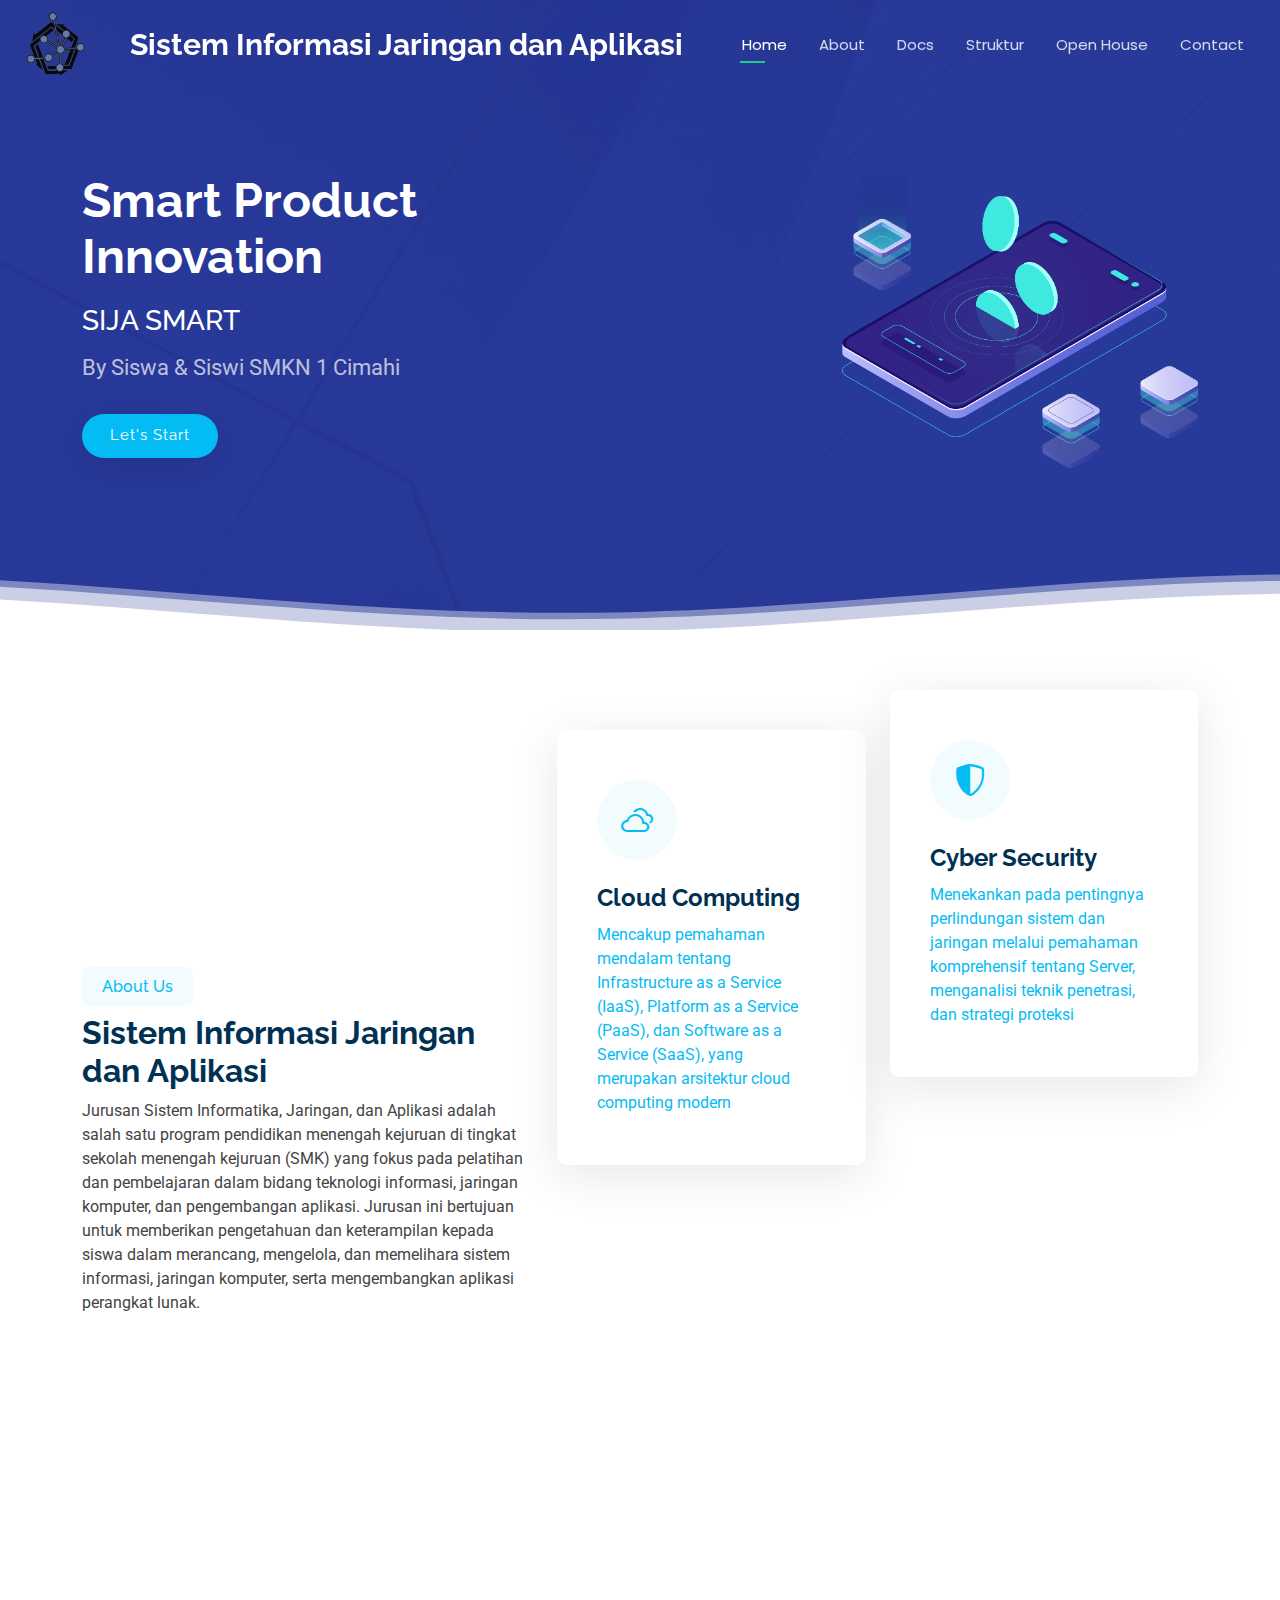
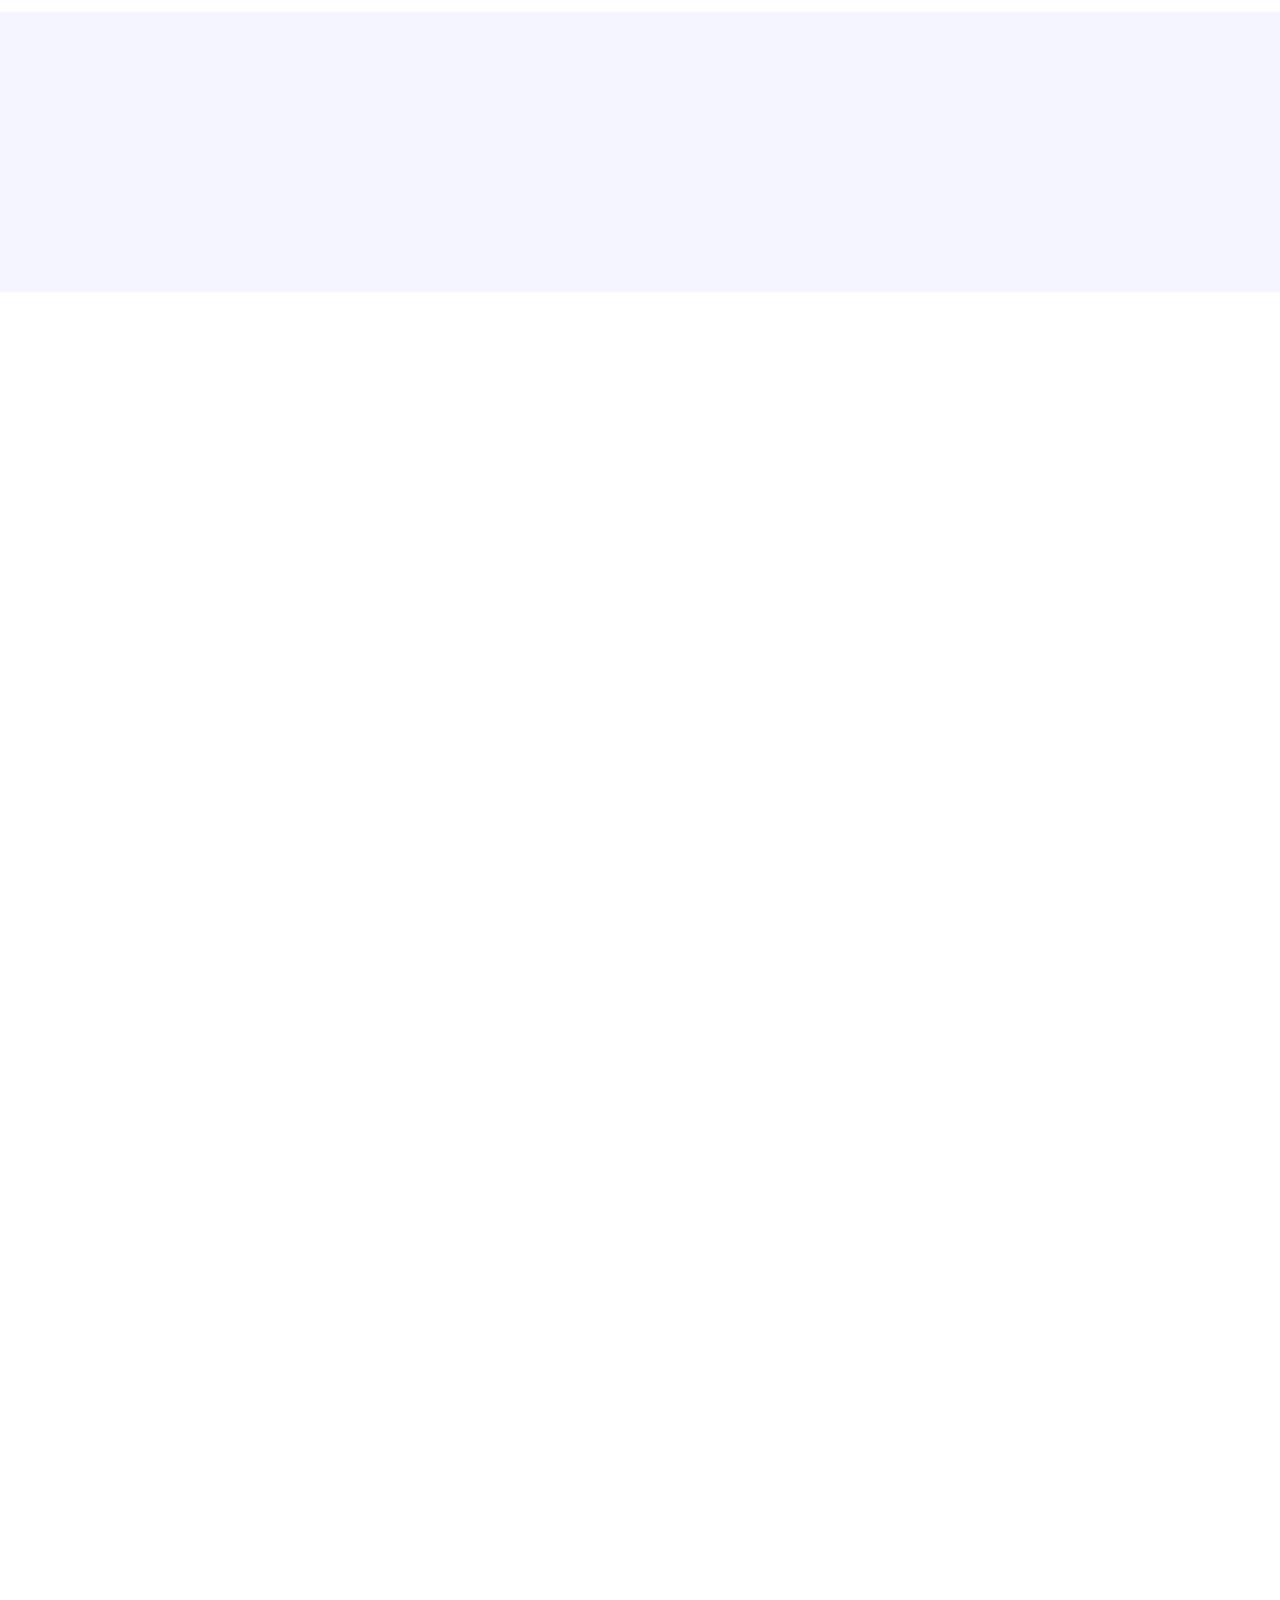
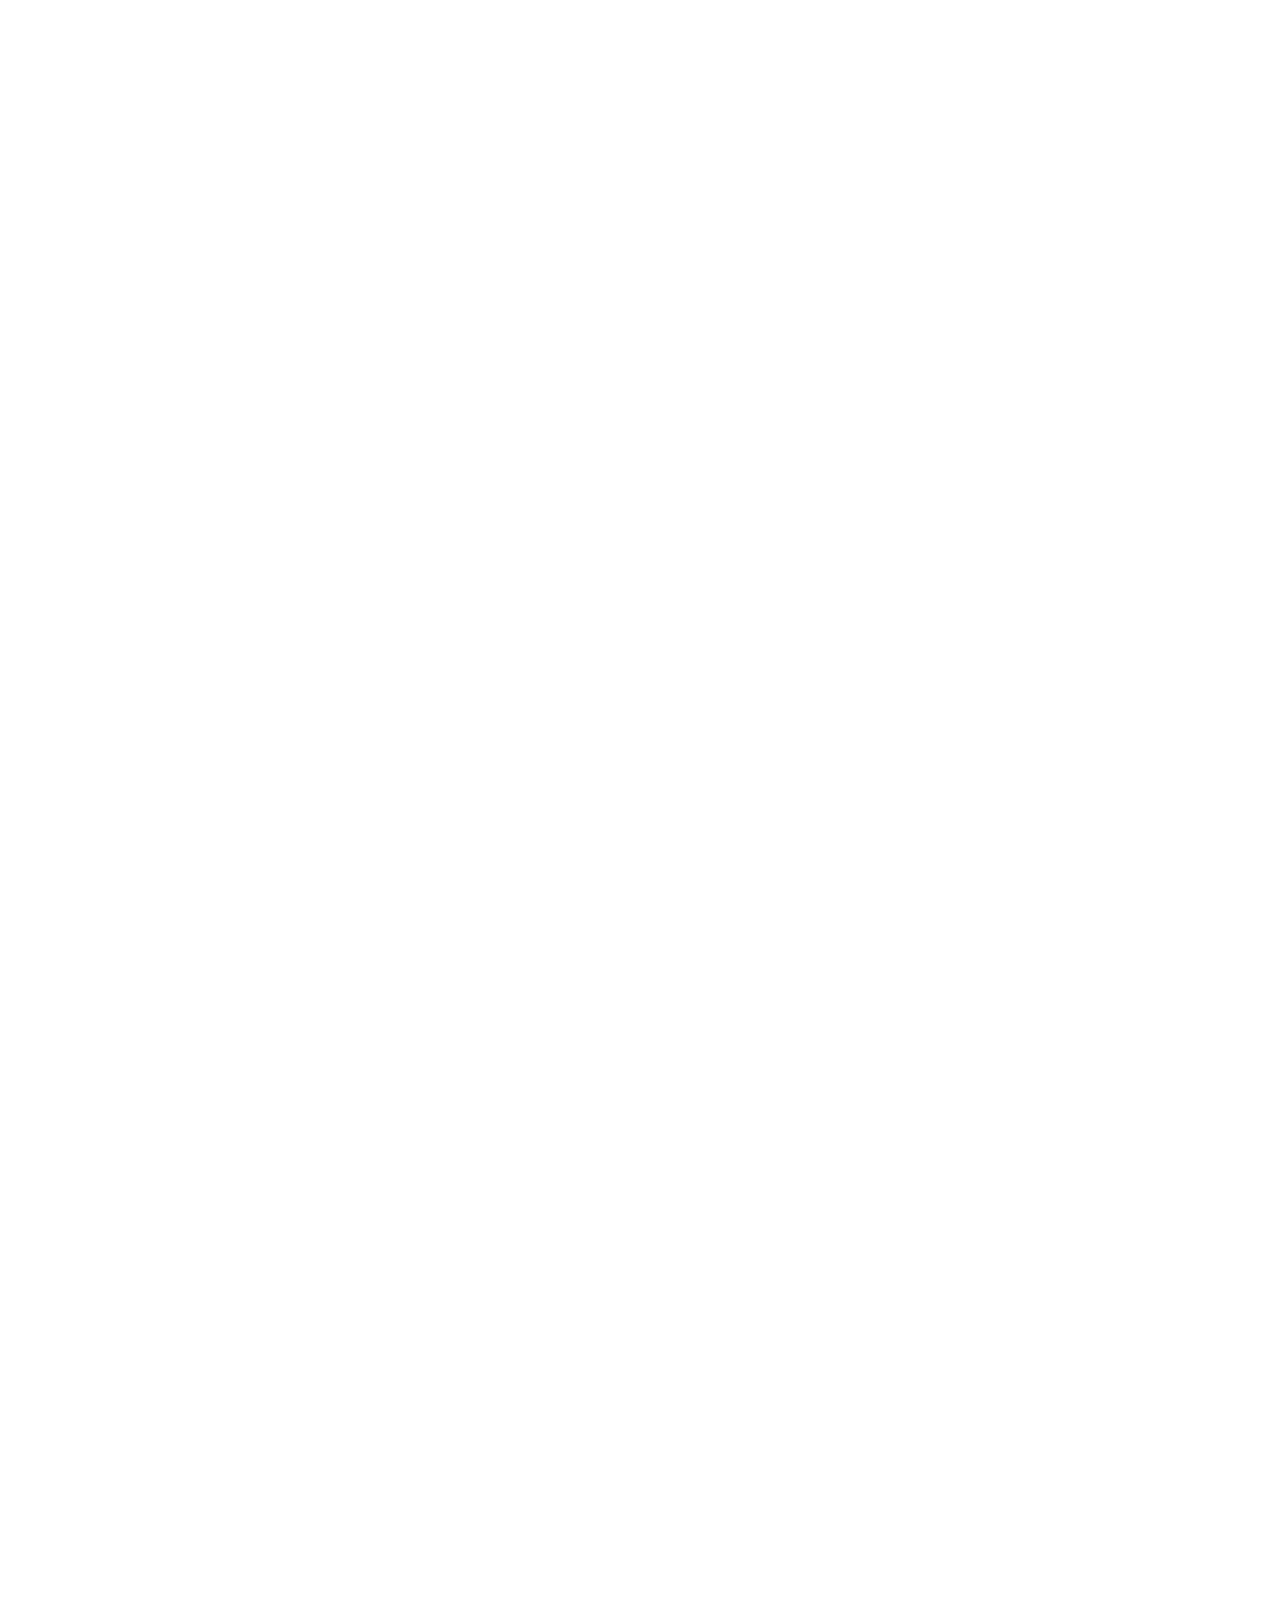
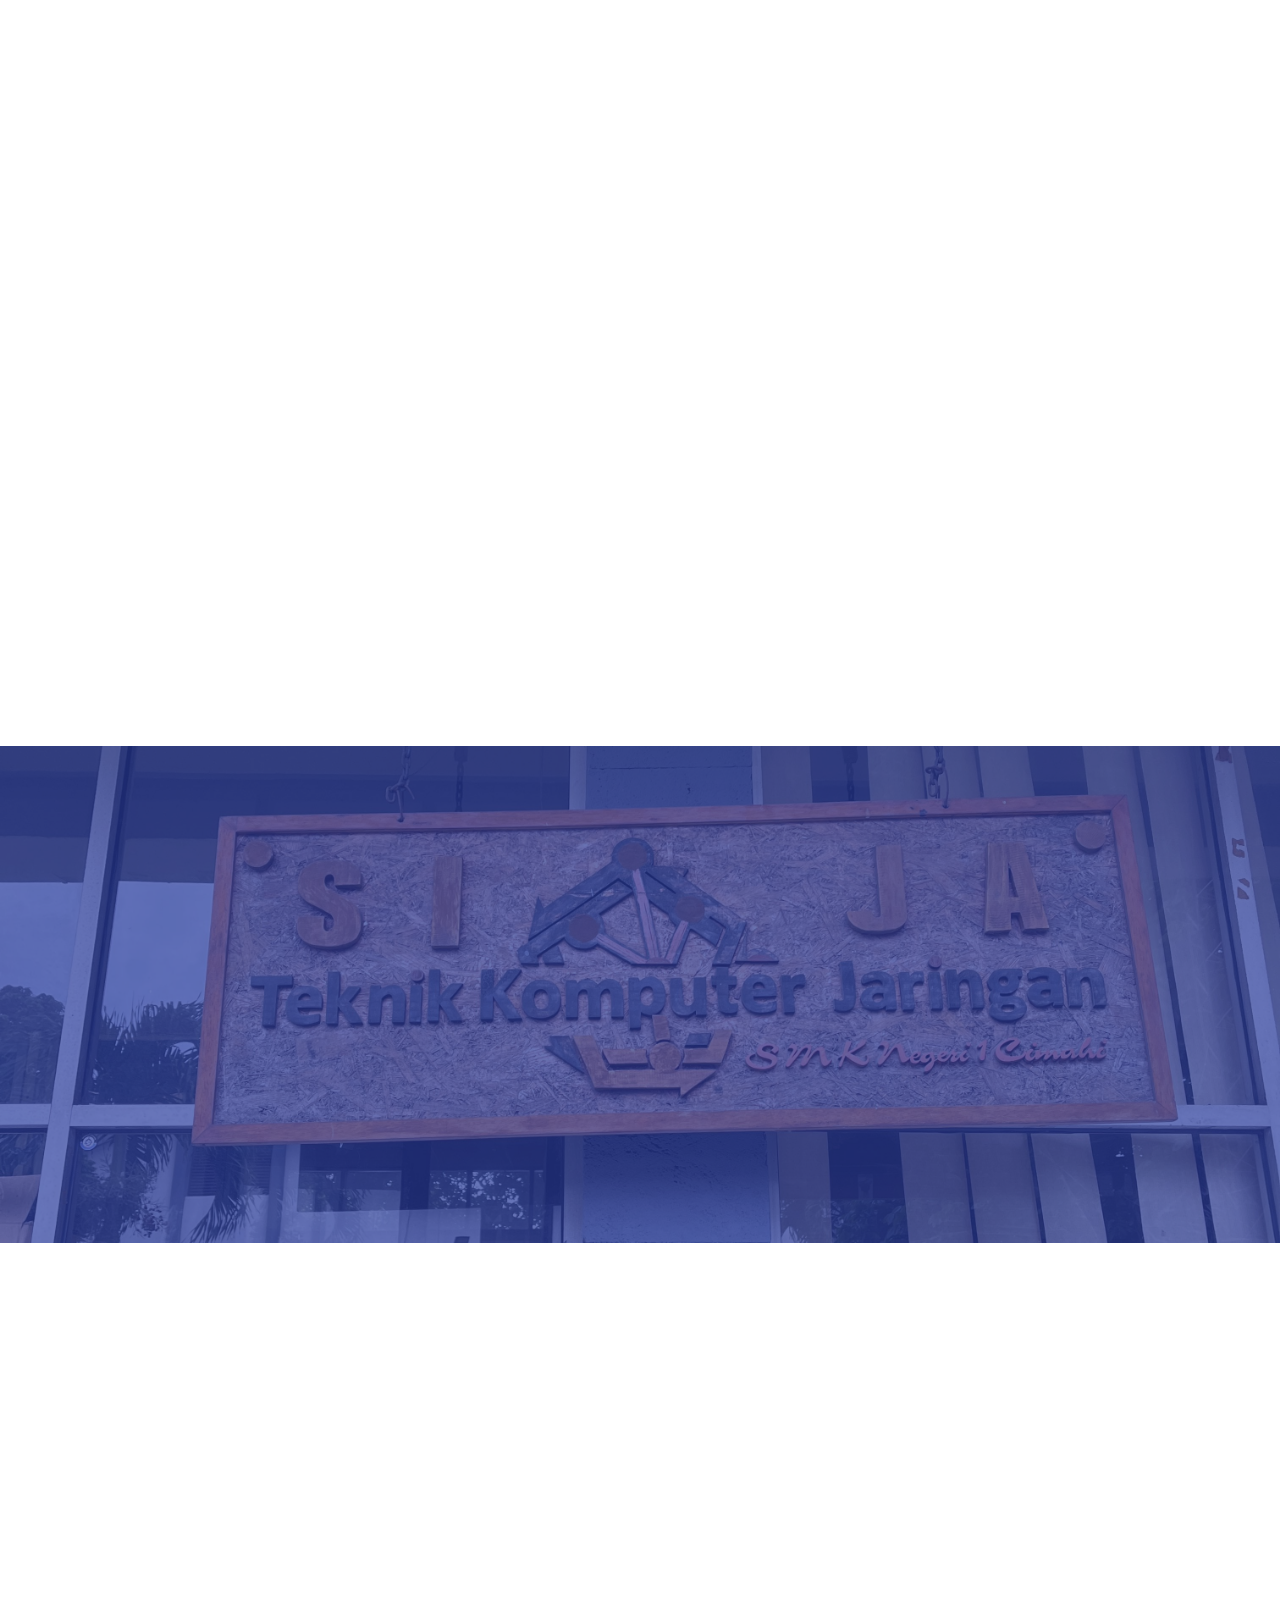
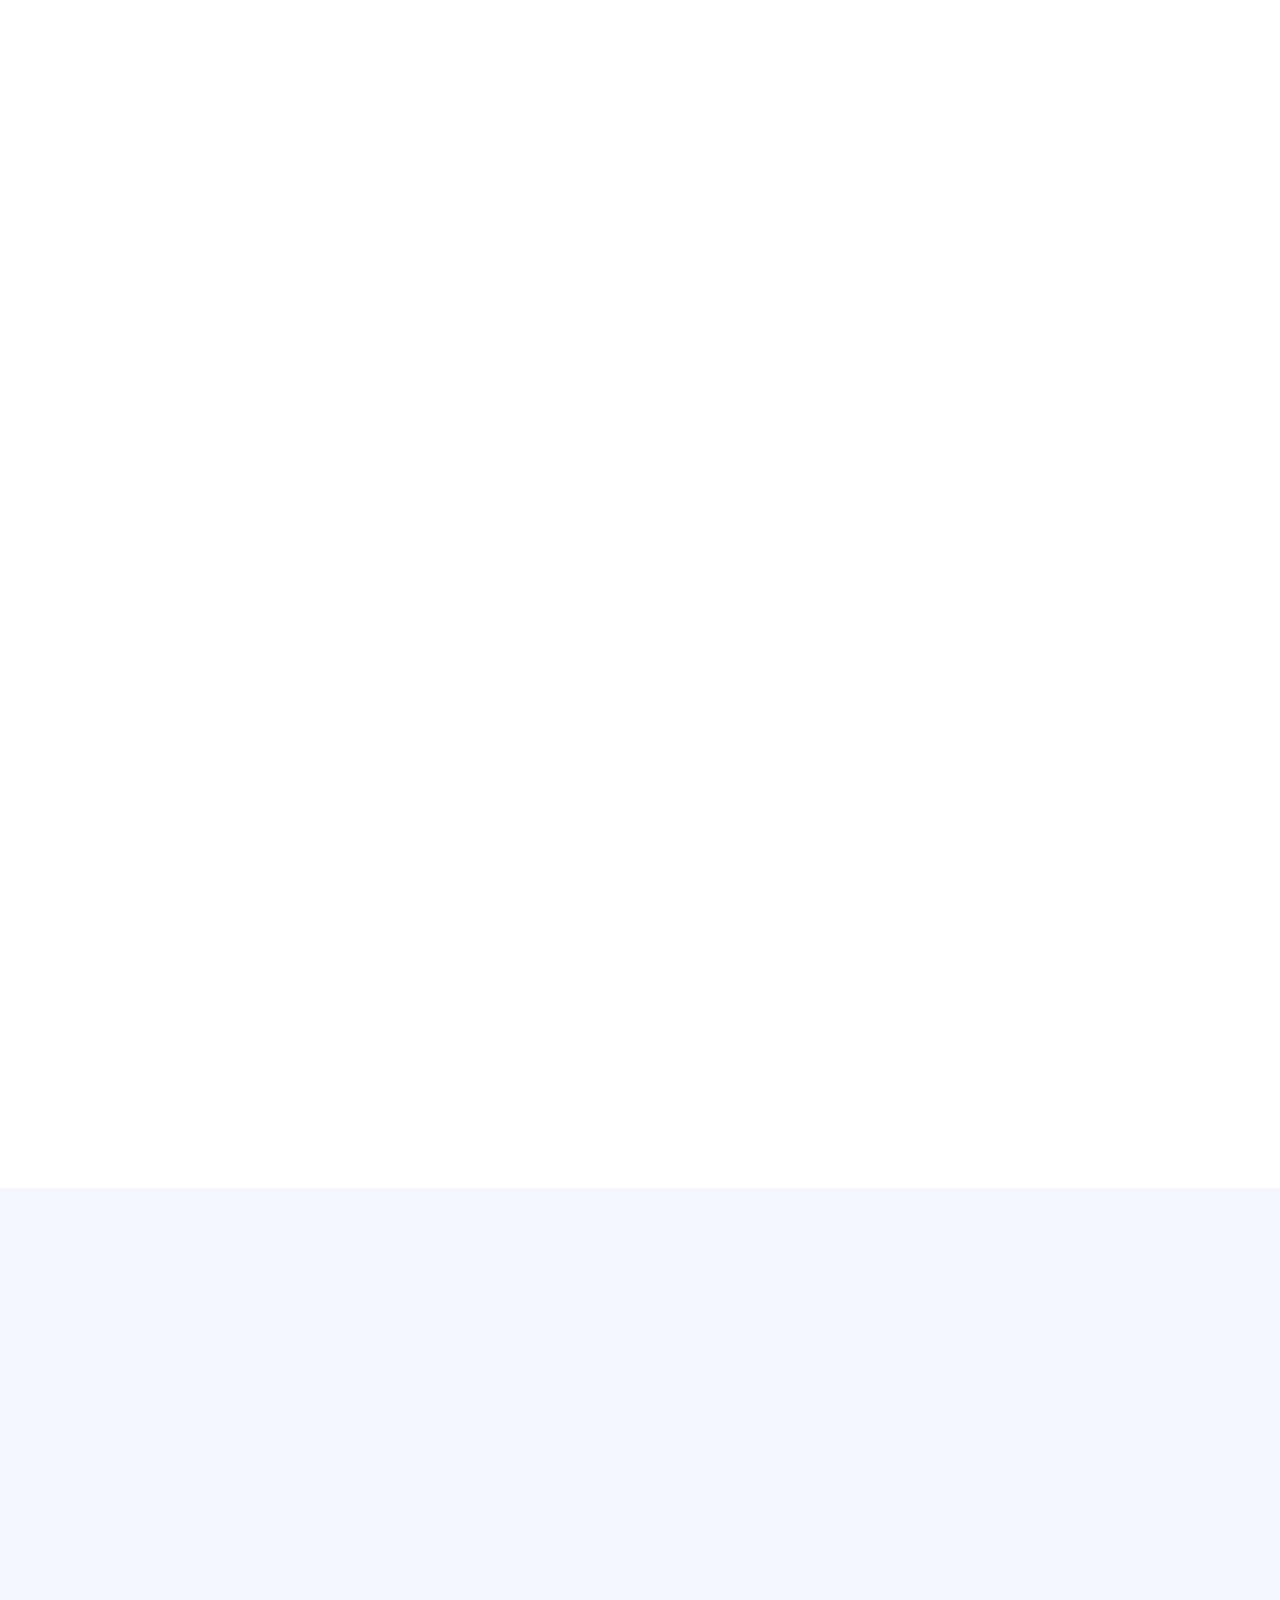
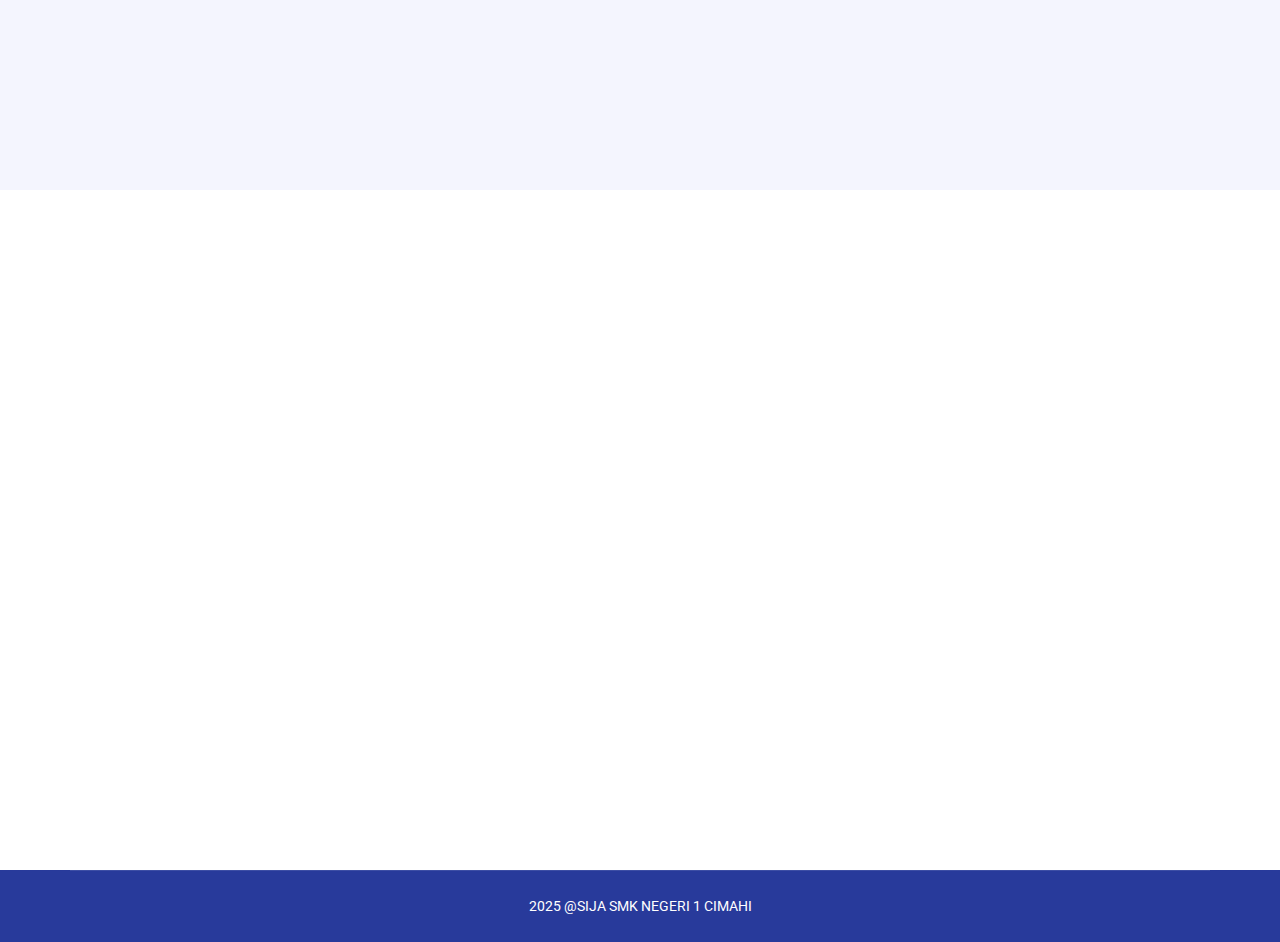
<file: index.html>
<!DOCTYPE html>
<html lang="en">

<head>
  <meta charset="utf-8">
  <meta content="width=device-width, initial-scale=1.0" name="viewport">
  <title>SIJA</title>
  <meta name="description" content="">
  <meta name="keywords" content="">

  <!-- Favicons -->
  <link href="assets/img/logosija.png" rel="icon">
  <link href="assets/img/apple-touch-icon.png" rel="apple-touch-icon">

  <!-- Fonts -->
  <link href="https://fonts.googleapis.com" rel="preconnect">
  <link href="https://fonts.gstatic.com" rel="preconnect" crossorigin>
  <link
    href="https://fonts.googleapis.com/css2?family=Roboto:ital,wght@0,100;0,300;0,400;0,500;0,700;0,900;1,100;1,300;1,400;1,500;1,700;1,900&family=Poppins:ital,wght@0,100;0,200;0,300;0,400;0,500;0,600;0,700;0,800;0,900;1,100;1,200;1,300;1,400;1,500;1,600;1,700;1,800;1,900&family=Raleway:ital,wght@0,100;0,200;0,300;0,400;0,500;0,600;0,700;0,800;0,900;1,100;1,200;1,300;1,400;1,500;1,600;1,700;1,800;1,900&display=swap"
    rel="stylesheet">

  <!-- Vendor CSS Files -->
  <link href="assets/vendor/bootstrap/css/bootstrap.min.css" rel="stylesheet">
  <link href="assets/vendor/bootstrap-icons/bootstrap-icons.css" rel="stylesheet">
  <link href="assets/vendor/aos/aos.css" rel="stylesheet">
  <link href="assets/vendor/glightbox/css/glightbox.min.css" rel="stylesheet">
  <link href="assets/vendor/swiper/swiper-bundle.min.css" rel="stylesheet">

  <!-- Main CSS File -->
  <link href="assets/css/main.css" rel="stylesheet">


</head>

<body class="index-page">

  <header id="header" class="header d-flex align-items-center fixed-top">
    <img src="assets/img/logosija.png" alt="LogoSija" style=" width: 5rem; margin-left: 15px;" />
    <div class="container-fluid container-xl position-relative d-flex align-items-center justify-content-between">

      <a href="index.html" class="logo d-flex align-items-center">
        <!-- Uncomment the line below if you also wish to use an image logo -->
        <!-- <img src="assets/img/logo.png" alt=""> -->
        

        <h1 class="sitename fw-bold d-flex align-items-center gap-1">
        
          <!-- Teks singkat untuk mobile -->
          <span class="d-block d-lg-none">SIJA</span>
        
          <!-- Teks lengkap untuk layar besar -->
          <span class="d-none d-lg-block">Sistem Informasi Jaringan dan Aplikasi</span>
        </h1>
        
      </a>

      <nav id="navmenu" class="navmenu">
        <ul>
          <li><a href="#hero" class="active">Home</a></li>
          <li><a href="#about">About</a></li>
          <li><a href="#gallery">Docs</a></li>
          <li><a href="#team">Struktur</a></li>
          <li><a href="https://drive.google.com/drive/folders/1E8ojWRqSx9OUD68dfLvxF58PcBcD2ksF">Open House</a></li>
          <!-- <li class="dropdown"><a><span>Other</span> <i class="bi bi-chevron-down toggle-dropdown"></i></a>
            <ul>
              <li><a href="https://drive.google.com/drive/folders/1E8ojWRqSx9OUD68dfLvxF58PcBcD2ksF">Documentation OH</a></li>
            </ul>
          </li> -->
          <li><a href="#contact">Contact</a></li>
        </ul>
        <i class="mobile-nav-toggle d-xl-none bi bi-list"></i>
      </nav>

    </div>
  </header>

  <main class="main">

    <!-- Hero Section -->
    <section id="hero" class="hero section dark-background">
      <img src="assets/img/bg_home.jpg" alt="" class="hero-bg">

      <div class="container">
        <div class="row gy-4 justify-content-between">
          <div class="col-lg-4 order-lg-last hero-img" data-aos="zoom-out" data-aos-delay="100">
            <img src="assets/img/slider-img.png" class="img-fluid animated" alt="">
          </div>

          <div class="col-lg-6  d-flex flex-column justify-content-center" data-aos="fade-in">
            <h1 style="color: white;">Smart Product Innovation</h1>
            <h3 class="font-roboto">SIJA SMART</h3>
            <p class="font-roboto">By Siswa & Siswi SMKN 1 Cimahi</p>
            <div class="d-flex">
              <a href="#about" class="btn-get-started">Let's Start</a>
            </div>
          </div>

        </div>
      </div>

      <svg class="hero-waves" xmlns="http://www.w3.org/2000/svg" xmlns:xlink="http://www.w3.org/1999/xlink"
        viewBox="0 24 150 28 " preserveAspectRatio="none">
        <defs>
          <path id="wave-path" d="M-160 44c30 0 58-18 88-18s 58 18 88 18 58-18 88-18 58 18 88 18 v44h-352z"></path>
        </defs>
        <g class="wave1">
          <use xlink:href="#wave-path" x="50" y="3"></use>
        </g>
        <g class="wave2">
          <use xlink:href="#wave-path" x="50" y="0"></use>
        </g>
        <g class="wave3">
          <use xlink:href="#wave-path" x="50" y="9"></use>
        </g>
      </svg>

    </section><!-- /Hero Section -->

    <!-- About Section -->
    <section id="about" class="about section">

      <div class="container" data-aos="fade-up" data-aos-delay="100">
        <div class="row align-items-xl-center gy-5">

          <div class="col-xl-5 content">
            <h3>About Us</h3>
            <h2>Sistem Informasi Jaringan dan Aplikasi</h2>
            <p>Jurusan Sistem Informatika, Jaringan, dan Aplikasi adalah salah satu program pendidikan menengah kejuruan
              di tingkat sekolah menengah kejuruan (SMK) yang fokus pada pelatihan dan pembelajaran dalam bidang
              teknologi informasi, jaringan komputer, dan pengembangan aplikasi. Jurusan ini bertujuan untuk memberikan
              pengetahuan dan keterampilan kepada siswa dalam merancang, mengelola, dan memelihara sistem informasi,
              jaringan komputer, serta mengembangkan aplikasi perangkat lunak.</p>
          </div>

          <div class="col-xl-7">
            <div class="row gy-4 icon-boxes">

              <div class="col-md-6" data-aos="fade-up" data-aos-delay="200">
                <a href="#cloud" class="stretched-link">
                <div class="icon-box">
                  <i class="bi bi-clouds"></i>
                  <h3>Cloud Computing</h3>
                  <p>Mencakup pemahaman mendalam tentang Infrastructure as a Service (IaaS), Platform as a Service
                    (PaaS), dan Software as a Service (SaaS), yang merupakan arsitektur cloud computing modern</p>
                </div>
                </a>
              </div> <!-- End Icon Box -->

              <div class="col-md-6" data-aos="fade-up" data-aos-delay="300">
                <a href="#cyber" class="stretched-link"> <!-- tambah class stretched-link agar seluruh area bisa diklik -->
                  <div class="icon-box">
                    <i class="bi bi-shield-shaded"></i>
                    <h3>Cyber Security</h3>
                    <p>Menekankan pada pentingnya perlindungan sistem dan jaringan melalui pemahaman komprehensif tentang
                      Server, menganalisi teknik penetrasi, dan strategi proteksi</p>
                  </div>
                </a>
              </div>

              <div class="col-md-6" data-aos="fade-up" data-aos-delay="400">
                <a href="#pkk" class="stretched-link">

                  <div class="icon-box">
                    <i class="bi bi-motherboard"></i>
                    <h3>Project PKK</h3>
                    <p>Program dinamis yang bertujuan untuk memupuk jiwa kreativitas dan kewirausahaan siswa. Melalui
                      project sesuai kompetensi keahliannya</p>
                    </div>
                  </a>
              </div> <!-- End Icon Box -->

              <div class="col-md-6" data-aos="fade-up" data-aos-delay="500">
                <a href="#iot" class="stretched-link">
                  <div class="icon-box">
                    
                    <i class="bi bi-broadcast"></i>
                    <h3>Internet of Things</h3>
                    <p>Internet of Things memberikan pemahaman integrasi perangkat fisik ke dalam jaringan digital,
                      memungkinkan pengumpulan dan pertukaran data secara otomatis
                    </p>
                  </div>
                </a>
              </div> <!-- End Icon Box -->

            </div>
          </div>

        </div>
      </div>

    </section><!-- /About Section -->



    <!-- Stats Section -->
    <section id="stats" class="stats section light-background">

      <div class="container" data-aos="fade-up" data-aos-delay="100">

        <div class="row gy-4">

          <div class="col-lg-3 col-md-6 d-flex flex-column align-items-center">
            <i class="bi bi-door-open"></i>
            <div class="stats-item">
              <span data-purecounter-start="0" data-purecounter-end="6" data-purecounter-duration="1"
                class="purecounter"></span>
              <p>Ruangan</p>
            </div>
          </div><!-- End Stats Item -->

          <div class="col-lg-3 col-md-6 d-flex flex-column align-items-center">
            <i class="bi bi-person-video3"></i>
            <div class="stats-item">
              <span data-purecounter-start="0" data-purecounter-end="8" data-purecounter-duration="1"
                class="purecounter"></span>
              <p>Guru</p>
            </div>
          </div><!-- End Stats Item -->

          <div class="col-lg-3 col-md-6 d-flex flex-column align-items-center">
            <i class="bi bi-people"></i>
            <div class="stats-item">
              <div class="d-flex justify-content-center">
                <span data-purecounter-start="0" data-purecounter-end="250" data-purecounter-duration="1"
                class="purecounter"></span>
                <p class="align-content-center fs-2 ">&plusmn;</p>
              </div>
              <p>Siswa</p>
            </div>
          </div><!-- End Stats Item -->

          <div class="col-lg-3 col-md-6 d-flex flex-column align-items-center">
            <i class="bi bi-book"></i>
            <div class="stats-item">
              <span data-purecounter-start="0" data-purecounter-end="9" data-purecounter-duration="1"
                class="purecounter"></span>
              <p>Mata Pelajaran</p>
            </div>
          </div><!-- End Stats Item -->

        </div>

      </div>

    </section><!-- /Stats Section -->

    <!-- Details Section -->
    <section id="details" class="details section">

      <!-- Section Title -->
      <div class="container section-title" data-aos="fade-up">
        <h2></h2>
        <div><span>Sekilas Tentang SIJA</span></span></div>
      </div><!-- End Section Title -->

      <div class="container">

        <div class="row gy-4 align-items-center features-item">
          <div class="col-md-5 d-flex align-items-center" data-aos="zoom-out" data-aos-delay="100">
            <img src="assets/img/details-1.png" class="img-fluid" alt="">
          </div>
          <div class="col-md-7" data-aos="fade-up" data-aos-delay="100">
            <h3>Cyber Security</h3>
            <p class="fst-italic">
              Praktikum perlindungan sistem, jaringan, dan data dari ancaman digital, dengan
              pendekatan berbasis tools yang dirancang untuk mendeteksi, menganalisis, dan mengatasi ancaman keamanan.
              Berbeda dengan pengertian dasar, cybersecurity dalam konteks tools lebih berfokus pada bagaimana perangkat
              lunak dan alat khusus digunakan untuk mengamankan infrastruktur digital dari serangan siber. Adapun Tools
              yang akan dipelajari yaitu Nessus, Metasploit, Wireshark, Pentbox, dll. Adapun kategori cybersecurity yang
              dikerjakan meliputi:
            </p>
            <ul>
              <li><i class="bi bi-check"></i><span> Vulnerability Assessment & Penetration Testing</span></li>
              <li><i class="bi bi-check"></i> <span>Network Security & Traffic Analysis Tools</span>
              </li>
              <li><i class="bi bi-check"></i> <span>Vulnerability Scanning</span>
              </li>
            </ul>
          </div>
        </div><!-- Features Item -->

        <div class="row gy-4 align-items-center features-item">
          <div class="col-md-5 order-1 order-md-2 d-flex align-items-center" data-aos="zoom-out" data-aos-delay="200">
            <img src="assets/img/details-2.png" class="img-fluid" alt="">
          </div>
          <div class="col-md-7 order-2 order-md-1" data-aos="fade-up" data-aos-delay="200">
            <h3>Cloud Computing</h3>
            <p class="fst-italic">
              Praktikum Cloud Computing biasanya mencakup konsep dasar hingga implementasi layanan berbasis cloud,
              seperti komputasi, penyimpanan, jaringan, dan keamanan di lingkungan cloud. Melalui praktikum ini, siswa
              diajak untuk mempelajari cara mengelola, menyimpan, dan mengakses data serta aplikasi melalui platform
              cloud seperti Google Cloud, AWS, atau Microsoft Azure. Siswa akan berlatih membuat virtual machine,
              mengkonfigurasi jaringan cloud, serta memahami layanan seperti storage, database, dan keamanan cloud.
              Praktikum ini juga melatih kemampuan kolaborasi dengan menggunakan tools berbasis cloud untuk bekerja
              dalam tim.
            </p>
          </div>
        </div><!-- Features Item -->

        <div class="row gy-4 align-items-center features-item">
          <div class="col-md-5 d-flex align-items-center" data-aos="zoom-out">
            <img src="assets/img/details-3.png" class="img-fluid" alt="">
          </div>
          <div class="col-md-7" data-aos="fade-up">
            <h3>Projek Produk Kreatif Kewirausahaan</h3>
            <p>Projek Kreatif dan Kewirausahaan (PKK) dalam kurikulum SMK bertujuan untuk mengembangkan jiwa wirausaha
              dan kreativitas siswa dalam menciptakan produk atau jasa yang inovatifProjek ini juga mendorong siswa
              untuk berpikir kreatif dalam memanfaatkan sumber daya yang ada, termasuk
              teknologi, untuk menciptakan solusi yang bernilai ekonomi. Selain itu, siswa dilatih untuk bekerja sama
              dalam tim, berkomunikasi efektif, dan menghadapi tantangan dalam dunia bisnis. Dengan demikian, PKK tidak
              hanya membekali siswa dengan keterampilan kewirausahaan, tetapi juga membentuk karakter mandiri, tangguh,
              dan siap bersaing di era digital.</p>
          </div>
        </div><!-- Features Item -->

        <div class="row gy-4 align-items-center features-item">
          <div class="col-md-5 order-1 order-md-2 d-flex align-items-center" data-aos="zoom-out">
            <img src="assets/img/details-4.png" class="img-fluid" alt="">
          </div>
          <div class="col-md-7 order-2 order-md-1" data-aos="fade-up">
            <h3>Internet of Things</h3>
            <p class="fst-italic">
              Internet of Things (IoT) adalah konsep di mana perangkat fisik terhubung ke internet dan dapat saling
              berkomunikasi atau bertukar data. Dalam Konsentrasi Keahian SIJA, praktikum IoT bertujuan untuk
              memperkenalkan siswa pada teknologi yang memungkinkan integrasi antara perangkat elektronik, sensor, dan
              jaringan internet.
            </p>
            <p>
              Siswa akan belajar merancang dan membuat proyek sederhana, seperti sistem monitoring suhu, kelembaban,
              atau kontrol perangkat rumah pintar menggunakan mikrokontroler seperti Arduino dan NodeMCU. Melalui
              praktikum ini, siswa juga memahami bagaimana data dari sensor dapat dikumpulkan, diproses, dan
              dimanfaatkan untuk pengambilan keputusan. Selain itu, siswa diajak untuk mempelajari protokol komunikasi
              IoT seperti MQTT dan HTTP, serta keamanan dalam sistem IoT. Dengan demikian, praktikum IoT membekali siswa
              dengan keterampilan teknis yang relevan dengan perkembangan industri 4.0.
            </p>
          </div>
        </div><!-- Features Item -->

      </div>

    </section><!-- /Details Section -->

    <!-- Gallery Section -->
    <section id="gallery" class="gallery section">

      <!-- Section Title -->
      <div class="container section-title" data-aos="fade-up">
        <h2>Gallery</h2>
        <div><span>Our</span> <span class="description-title">Documentation</span></div>
      </div><!-- End Section Title -->

      <div class="container" data-aos="fade-up" data-aos-delay="100">

        <div class="row g-0">

          <div class="col-lg-3 col-md-4">
            <div class="gallery-item">
              <a href="assets/img/gallery/R1.jpg" class="glightbox" data-gallery="images-gallery">
                <img src="assets/img/gallery/R1.jpg" alt="" class="img-fluid">
              </a>
            </div>
          </div><!-- End Gallery Item -->

          <div class="col-lg-3 col-md-4">
            <div class="gallery-item">
              <a href="assets/img/gallery/R2.jpg" class="glightbox" data-gallery="images-gallery">
                <img src="assets/img/gallery/R2.jpg" alt="" class="img-fluid">
              </a>
            </div>
          </div><!-- End Gallery Item -->

          <div class="col-lg-3 col-md-4">
            <div class="gallery-item">
              <a href="assets/img/gallery/R3.jpg" class="glightbox" data-gallery="images-gallery">
                <img src="assets/img/gallery/R3.jpg" alt="" class="img-fluid">
              </a>
            </div>
          </div><!-- End Gallery Item -->

          <div class="col-lg-3 col-md-4">
            <div class="gallery-item">
              <a href="assets/img/gallery/R4.jpg" class="glightbox" data-gallery="images-gallery">
                <img src="assets/img/gallery/R4.jpg" alt="" class="img-fluid">
              </a>
            </div>
          </div><!-- End Gallery Item -->

          <div class="col-lg-3 col-md-4">
            <div class="gallery-item">
              <a href="assets/img/gallery/R5.jpg" class="glightbox" data-gallery="images-gallery">
                <img src="assets/img/gallery/R5.jpg" alt="" class="img-fluid">
              </a>
            </div>
          </div><!-- End Gallery Item -->

          <div class="col-lg-3 col-md-4">
            <div class="gallery-item">
              <a href="assets/img/gallery/R6.jpg" class="glightbox" data-gallery="images-gallery">
                <img src="assets/img/gallery/R6.jpg" alt="" class="img-fluid">
              </a>
            </div>
          </div><!-- End Gallery Item -->

          <div class="col-lg-3 col-md-4">
            <div class="gallery-item">
              <a href="assets/img/gallery/R8.jpg" class="glightbox" data-gallery="images-gallery">
                <img src="assets/img/gallery/R8.jpg" alt="" class="img-fluid">
              </a>
            </div>
          </div><!-- End Gallery Item -->

          <div class="col-lg-3 col-md-4">
            <div class="gallery-item">
              <a href="assets/img/gallery/R12.jpg" class="glightbox" data-gallery="images-gallery">
                <img src="assets/img/gallery/R12.jpg" alt="" class="img-fluid">
              </a>
            </div>
          </div><!-- End Gallery Item -->

          <div class="col-lg-3 col-md-4">
            <div class="gallery-item">
              <a href="assets/img/gallery/3.jpg" class="glightbox" data-gallery="images-gallery">
                <img src="assets/img/gallery/R7.jpg" alt="" class="img-fluid">
              </a>
            </div>
          </div><!-- End Gallery Item -->

          <div class="col-lg-3 col-md-4">
            <div class="gallery-item">
              <a href="assets/img/gallery/R9.jpg" class="glightbox" data-gallery="images-gallery">
                <img src="assets/img/gallery/R9.jpg" alt="" class="img-fluid">
              </a>
            </div>
          </div><!-- End Gallery Item -->

          <div class="col-lg-3 col-md-4">
            <div class="gallery-item">
              <a href="assets/img/gallery/R10.jpg" class="glightbox" data-gallery="images-gallery">
                <img src="assets/img/gallery/R10.jpg" alt="" class="img-fluid">
              </a>
            </div>
          </div><!-- End Gallery Item -->

          <div class="col-lg-3 col-md-4">
            <div class="gallery-item">
              <a href="assets/img/gallery/R11.jpg" class="glightbox" data-gallery="images-gallery">
                <img src="assets/img/gallery/R11.jpg" alt="" class="img-fluid">
              </a>
            </div>
          </div><!-- End Gallery Item -->

        </div>

      </div>

    </section><!-- /Gallery Section -->

    <!-- Testimonials Section -->
    <section id="testimonials" class="testimonials section dark-background">

      <img src="assets/img/R13.jpg" class="testimonials-bg" alt="">

      <div class="container" data-aos="fade-up" data-aos-delay="100">

        <div class="swiper init-swiper">
          <script type="application/json" class="swiper-config">
            {
              "loop": true,
              "speed": 600,
              "autoplay": {
                "delay": 5000
              },
              "slidesPerView": "auto",
              "pagination": {
                "el": ".swiper-pagination",
                "type": "bullets",
                "clickable": true
              }
            }
          </script>
          <div class="swiper-wrapper">

            <div class="swiper-slide">
              <div class="testimonial-item">
                <img src="assets/img/Anton.jpeg"  class="testimonial-img" alt="">
                <h3>Antoni Budiman, S.Pd, M.Pd</h3>
                <h4>Kepala Kompetensi Keahlian SIJA</h4>
                <p>
                  <i class="bi bi-quote quote-icon-left"></i>
                  <span>Jika Tak Mau Belajar Berarti Pemilik Masa Lalu. Tetapi Jika Mau Belajar Akan Menjadi  Pemilik Masa Depan</span>
                  <i class="bi bi-quote quote-icon-right"></i>
                </p>
              </div>
            </div><!-- End testimonial item -->

            <div class="swiper-slide">
              <div class="testimonial-item">
                <img src="assets/img/dendi.jpg" class="testimonial-img" alt="">
                <h3>Dendi Muhammad Jabar, S.Pd</h3>
                <h4>Kepala Bengkel Keahlian SIJA</h4>
                <p>
                  <i class="bi bi-quote quote-icon-left"></i>
                  <span>Jangan menunda-nunda. Saat ini adalah waktu terbaik untuk memulai.</span>
                  <i class="bi bi-quote quote-icon-right"></i>
                </p>
              </div>
            </div><!-- End testimonial item -->

            <div class="swiper-slide">
              <div class="testimonial-item">
                <img src="assets/img/Diki.jpeg" class="testimonial-img" alt="">
                <h3>Diky Ridwan, S.Kom</h3>
                <h4>Guru Keahlian SIJA</h4>
                <p>
                  <i class="bi bi-quote quote-icon-left"></i>
                  <span>Belajar, belajar dan terus belajar yang dilandasi karena ALLAH semata, Menjadikan sukses dan
                    berkah dunia akhirat.</span>
                  <i class="bi bi-quote quote-icon-right"></i>
                </p>
              </div>
            </div><!-- End testimonial item -->

            <div class="swiper-slide">
              <div class="testimonial-item">
                <img src="assets/img/testimonials/User.png" class="testimonial-img" alt="">
                <h3>Maya Yashbir Munfi'ah, S.T</h3>
                <h4>Guru Keahlian SIJA</h4>
                <p>
                  <i class="bi bi-quote quote-icon-left"></i>
                  <span>Setiap guru punya cerita. Namun guru ini belum membagikan kata-katanya.
                  </span>
                  <i class="bi bi-quote quote-icon-right"></i>
                </p>
              </div>
            </div><!-- End testimonial item -->

            <div class="swiper-slide">
              <div class="testimonial-item">
                <img src="assets/img/adi.jpg" class="testimonial-img" alt="">
                <h3>Adi Setiadi, S.T</h3>
                <h4>Guru Keahlian SIJA</h4>
                <p>
                  <i class="bi bi-quote quote-icon-left"></i>
                  <span>belajarlah untuk menghadapi masa depan, sebelum masa depan yang memaksa mu untuk belajar.</span>
                  <i class="bi bi-quote quote-icon-right"></i>
                </p>
              </div>
            </div><!-- End testimonial item -->

            <div class="swiper-slide">
              <div class="testimonial-item">
                <img src="assets/img/tyo.jpeg" class="testimonial-img" alt="">
                <h3>Aditya Pratama, S.M</h3>
                <h4>Guru Keahlian SIJA</h4>
                <p>
                  <i class="bi bi-quote quote-icon-left"></i>
                  <span>Percayalah kepada diri sendiri. Jangan takut gagal, karena setiap kegagalan adalah pelajaran berharga untuk menjadi lebih baik. Teruslah belajar dan mengasah kemampuanmu dalam bidang teknologi karena kamu adalah masa depan. SMKN 1 Cimahi Jurusan SIJA adalah tempatmu belajar dan tumbuh berkembang, senantiasa akan selalu mendukungmu untuk mencapai impian dan kesuksesanmu di masa depan yang lebih baik.... </span>
                  <i class="bi bi-quote quote-icon-right"></i>
                </p>
              </div>
            </div><!-- End testimonial item -->

            <div class="swiper-slide">
              <div class="testimonial-item">
                <img src="assets/img/yuli.jpeg" class="testimonial-img" alt="">
                <h3>Yuli Pamungkas, S.P</h3>
                <h4>Guru Keahlian SIJA</h4>
                <p>
                  <i class="bi bi-quote quote-icon-left"></i>
                  <span>Kesabaran adalah kunci keberhasilan dalam pemrograman</span>
                  <i class="bi bi-quote quote-icon-right"></i>
                </p>
              </div>
            </div><!-- End testimonial item -->

            <div class="swiper-slide">
              <div class="testimonial-item">
                <img src="assets/img/yusas.jpeg" class="testimonial-img" alt="">
                <h3>Ujang Yusas</h3>
                <h4>Staf Tata Usaha SIJA</h4>
                <p>
                  <i class="bi bi-quote quote-icon-left"></i>
                  <span>Semangat belajar, untuk mencapai cita cita.
                  </span>
                  <i class="bi bi-quote quote-icon-right"></i>
                </p>
              </div>
            </div><!-- End testimonial item -->

          </div>
          <div class="swiper-pagination"></div>
        </div>

      </div>

    </section><!-- /Testimonials Section -->

    <!-- Team Section -->
    <section id="team" class="team section">

      <!-- Section Title -->
      <div class="container section-title" data-aos="fade-up">
        <h2>Struktur Organigram</h2>
        <div><span>Guru Pengajar Jurusan</span> <span class="description-title">Sistem, Informasi, Jaringan, dan
            Aplikasi</span></div>
      </div><!-- End Section Title -->

      <div class="container">

        <div class="row gy-5">

          <div class="col-lg-4 col-md-6" data-aos="fade-up" data-aos-delay="100">
            <div class="member">
              <div class="pic"><img src="assets/img/Anton.jpeg" class="img-fluid img_for" alt=""></div>
              <div class="member-info">
                <h4>Antoni Budiman, S.Pd, M.Pd</h4>
                <span>Kepala Kompetensi Keahlian SIJA</span>
              </div>
            </div>
          </div><!-- End Team Member -->

          <div class="col-lg-4 col-md-6" data-aos="fade-up" data-aos-delay="200">
            <div class="member">
              <div class="pic"><img src="assets/img/dendi.jpg" class="img-fluid img_for" alt=""></div>
              <div class="member-info">
                <h4>Dendi Muhammad Jabar, S.Pd</h4>
                <span>Kepala Bengkel Keahlian SIJA</span>
              </div>
            </div>
          </div><!-- End Team Member -->

          <div class="col-lg-4 col-md-6" data-aos="fade-up" data-aos-delay="300">
            <div class="member">
              <div class="pic"><img src="assets/img/Diki.jpeg" class="img-fluid img_for" alt=""></div>
              <div class="member-info">
                <h4>Diky Ridwan, S.Kom</h4>
                <span>Guru Keahlian SIJA</span>
              </div>
            </div>
          </div><!-- End Team Member -->

          <div class="col-lg-4 col-md-6" data-aos="fade-up" data-aos-delay="300">
            <div class="member">
              <div class="pic"><img src="assets/img/testimonials/User.png" class="img-fluid img_for" alt=""></div>
              <div class="member-info">
                <h4>Maya Yashbir Munfi'ah, S.T</h4>
                <span>Guru Keahlian SIJA</span>
              </div>
            </div>
          </div><!-- End Team Member -->

          <div class="col-lg-4 col-md-6" data-aos="fade-up" data-aos-delay="300">
            <div class="member">
              <div class="pic"><img src="assets/img/adi.jpg" class="img-fluid" alt=""></div>
              <div class="member-info">
                <h4>Adi Setiadi, S.T</h4>
                <span>Guru Keahlian SIJA</span>
              </div>
            </div>
          </div><!-- End Team Member -->

          <div class="col-lg-4 col-md-6" data-aos="fade-up" data-aos-delay="300">
            <div class="member">
              <div class="pic"><img src="assets/img/tyo.jpeg" class="img-fluid img_for" alt=""></div>
              <div class="member-info">
                <h4>Aditya Pratama, S.M</h4>
                <span>Guru Keahlian SIJA</span>
              </div>
            </div>
          </div><!-- End Team Member -->

          <div class="col-lg-4 col-md-6" data-aos="fade-up" data-aos-delay="300">
            <div class="member">
              <div class="pic"><img src="assets/img/yuli.jpeg" class="img-fluid img_for" alt=""></div>
              <div class="member-info">
                <h4>Yuli Pamungkas, S.P</h4>
                <span>Guru Keahlian SIJA</span>
              </div>
            </div>
          </div><!-- End Team Member -->

          <div class="col-lg-4 col-md-6" data-aos="fade-up" data-aos-delay="300">
            <div class="member">
              <div class="pic"><img src="assets/img/yusas.jpeg" class="img-fluid img_for" alt=""></div>
              <div class="member-info">
                <h4>Ujang Yusas</h4>
                <span>Staff Tata Usaha SIJA</span>
              </div>
            </div>
          </div><!-- End Team Member -->

        </div>

      </div>

    </section><!-- /Team Section -->

    <!-- Faq Section -->
    <section id="faq" class="faq section light-background">

      <div class="container-fluid">

        <div class="row gy-4">

          <div class="col-lg-7 d-flex flex-column justify-content-center order-2 order-lg-1">

            <div class="content px-xl-5" data-aos="fade-up" data-aos-delay="100">
              <h3><span>TTS </span><strong><em>(Tanya-Tanya SIJA)</em></strong></h3>
              <p>

              </p>
            </div>

            <div class="faq-container px-xl-5" data-aos="fade-up" data-aos-delay="200">

              <div class="faq-item faq-active">
                <i class="faq-icon bi bi-question-circle"></i>
                <h3>Apa itu jurusan Sistem Informasi Jaringan dan Aplikasi (SIJA) dan apa fokus utamanya?</h3>
                <div class="faq-content">
                  <p>Jurusan SIJA merupakan konsentrasi keahlian yang mempelajari tentang pengelolaan, perancangan, dan
                    implementasi sistem informasi yang terintegrasi dengan jaringan komputer. Fokus utamanya adalah
                    menggabungkan aspek teknologi informasi dan komunikasi, sehingga lulusan mampu mengembangkan
                    aplikasi dan mengelola infrastruktur jaringan secara efektif.

                  </p>
                </div>
                <i class="faq-toggle bi bi-chevron-right"></i>
              </div><!-- End Faq item-->

              <div class="faq-item">
                <i class="faq-icon bi bi-question-circle"></i>
                <h3>Mata pelajaran apa saja yang dipelajari di jurusan SIJA?
                </h3>
                <div class="faq-content">
                  <p>Fokus utama yang dipelajari pada konsentrasi keahlian ini mencakup aspek pemrograman dan
                    pengembangan aplikasi, jaringan komputer, sistem keamanan jaringan, sistem basis data, Internet of
                    Things, design grafis, dan metaverse.

                  </p>
                </div>
                <i class="faq-toggle bi bi-chevron-right"></i>
              </div><!-- End Faq item-->

              <div class="faq-item">
                <i class="faq-icon bi bi-question-circle"></i>
                <h3>Bagaimana prospek karir bagi lulusan SIJA dan apa peluang pekerjaan yang tersedia?
                </h3>
                <div class="faq-content">
                  <p>Siswa siswi Konsentrasi Keahlian Sistem Informasi Jaringan dan Aplikasi (SIJA) dirancang untuk siap
                    dan mampu bersaing di industri Teknologi Informasi dan Komunikasi (TIK). Adapun prospek kerja
                    lulusan ini yaitu Cybersecurity, Network Administrator/Engineer, Software Egineer, Software
                    Development, Programmer IT, IT Consultant, Technopreneur, Data Scientist, Cloud Architect.
                  </p>
                </div>
                <i class="faq-toggle bi bi-chevron-right"></i>
              </div><!-- End Faq item-->

            </div>

          </div>

          <div class="col-lg-5 order-1 order-lg-2 d-none d-lg-block">
            <img src="assets/img/R14.jpg" class="img-fluid" alt="" data-aos="zoom-in" data-aos-delay="100">
          </div>
          
        </div>

      </div>

    </section><!-- /Faq Section -->

    <!-- Contact Section -->
    <section id="contact" class="contact section">

      <!-- Section Title -->
      <div class="container section-title" data-aos="fade-up">
        <h2>Contact</h2>
        <div><span>This</span> <span class="description-title">Is Us</span></div>
      </div><!-- End Section Title -->

      <div class="container" data-aos="fade" data-aos-delay="100">
        <div class="row gy-4">

          <!-- Kolom Informasi Kontak -->
          <div class="col-lg-5">
            <div class="info-item d-flex" data-aos="fade-up" data-aos-delay="200">
              <i class="bi bi-geo-alt flex-shrink-0"></i>
              <div>
                <h3>Address</h3>
                <p>Jl. Mahar Martanegara No.48, Utama, Kec. Cimahi Sel., Kota Cimahi, Jawa Barat 40533</p>
              </div>
            </div><!-- End Info Item -->

            <div class="info-item d-flex" data-aos="fade-up" data-aos-delay="300">
              <i class="bi bi-telephone flex-shrink-0"></i>
              <div>
                <h3>Call</h3>
                <p>+62 895 2804 0614</p>
              </div>
            </div><!-- End Info Item -->

            <div class="info-item d-flex" data-aos="fade-up" data-aos-delay="400">
              <i class="bi bi-envelope flex-shrink-0"></i>
              <div>
                <h3>Email</h3>
                <p>Sija@smkn1-cmi.sch.id</p>
              </div>
            </div><!-- End Info Item -->

            <div class="info-item d-flex" data-aos="fade-up" data-aos-delay="400">
              <i class="bi bi-instagram"></i>
              <div>
                <h3>Instagram</h3>
                <a href="https://www.instagram.com/tkjsija_smkn1cimahi?igsh=MXN3aWNia3A5aDZjdA==">TKJ dan SIJA SMKN 1 CIMAHI</a>
              </div>
            </div><!-- End Info Item -->

            <div class="info-item d-flex" data-aos="fade-up" data-aos-delay="400">
              <i class="bi bi-youtube"></i>
              <div>
                <h3>YouTube</h3>
                <a href="https://youtube.com/@tkjsijasmknegeri1cimahi?si=Cumwy_BkaZ6QUKZk">TKJ dan SIJA SMK NEGERI 1 CIMAHI</a>
              </div>
            </div><!-- End Info Item -->
          </div>

          <!-- Kolom Peta -->
          <div class="col-lg-7">
            <iframe
              src="https://www.google.com/maps/embed?pb=!1m18!1m12!1m3!1d467.5284975645926!2d107.53890351007917!3d-6.901523957414001!2m3!1f0!2f0!3f0!3m2!1i1024!2i768!4f13.1!3m3!1m2!1s0x2e68e561cf1d33db%3A0x3041f97640822b7a!2sWorkshop%20SIJA!5e0!3m2!1sid!2sid!4v1738805366997!5m2!1sid!2sid"
              width="100%" height="400"
              class="d-block mx-auto"
              style="border:0; margin-left: 20px;" allowfullscreen="" loading="lazy"
              referrerpolicy="no-referrer-when-downgrade">
            </iframe>
          </div>
          

        </div>
      </div>
    </section>

  </main>

  <footer id="footer" class="footer dark-background">
    <div class="container copyright text-center mt-4">
      <p>2025 @SIJA SMK NEGERI 1 CIMAHI
      </p>
    </div>

  </footer>

  <!-- Scroll Top -->
  <a href="#" id="scroll-top" class="scroll-top d-flex align-items-center justify-content-center"><i
    class="bi bi-arrow-up-short"></i></a>

  <!-- Preloader -->
  <div id="preloader"></div>

  <!-- Vendor JS Files -->
  <script src="assets/vendor/bootstrap/js/bootstrap.bundle.min.js"></script>
  <script src="assets/vendor/php-email-form/validate.js"></script>
  <script src="assets/vendor/aos/aos.js"></script>
  <script src="assets/vendor/glightbox/js/glightbox.min.js"></script>
  <script src="assets/vendor/purecounter/purecounter_vanilla.js"></script>
  <script src="assets/vendor/swiper/swiper-bundle.min.js"></script>

  <!-- Main JS File -->
  <script src="assets/js/main.js"></script>

</body>

</html>
</file>
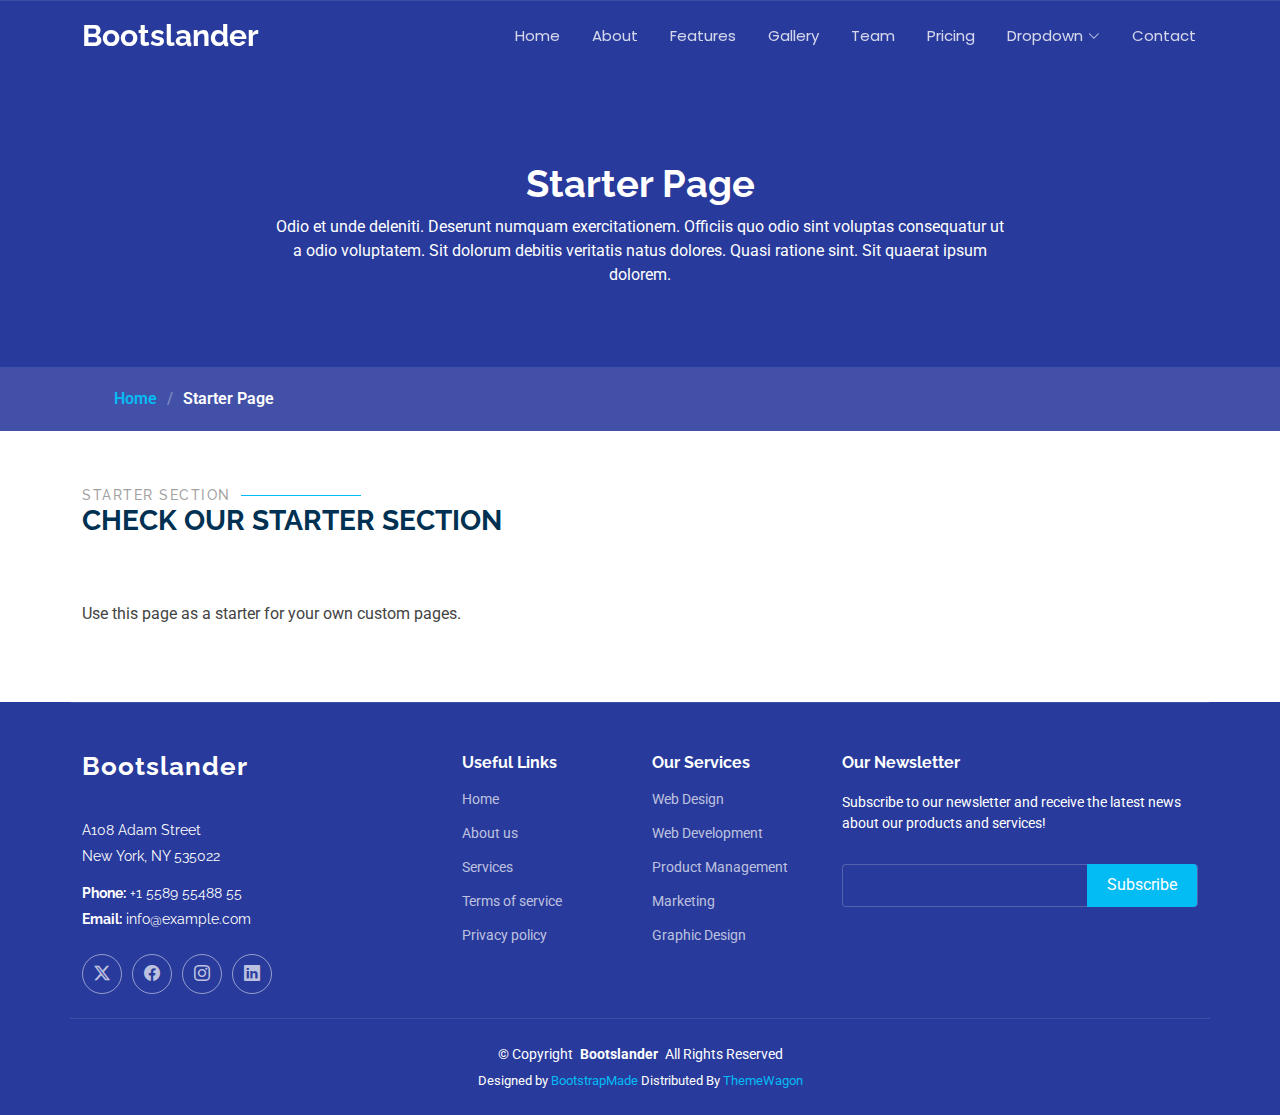
<file: starter-page.html>
<!DOCTYPE html>
<html lang="en">

<head>
  <meta charset="utf-8">
  <meta content="width=device-width, initial-scale=1.0" name="viewport">
  <title>Starter Page - Bootslander Bootstrap Template</title>
  <meta name="description" content="">
  <meta name="keywords" content="">

  <!-- Favicons -->
  <link href="assets/img/favicon.png" rel="icon">
  <link href="assets/img/apple-touch-icon.png" rel="apple-touch-icon">

  <!-- Fonts -->
  <link href="https://fonts.googleapis.com" rel="preconnect">
  <link href="https://fonts.gstatic.com" rel="preconnect" crossorigin>
  <link href="https://fonts.googleapis.com/css2?family=Roboto:ital,wght@0,100;0,300;0,400;0,500;0,700;0,900;1,100;1,300;1,400;1,500;1,700;1,900&family=Poppins:ital,wght@0,100;0,200;0,300;0,400;0,500;0,600;0,700;0,800;0,900;1,100;1,200;1,300;1,400;1,500;1,600;1,700;1,800;1,900&family=Raleway:ital,wght@0,100;0,200;0,300;0,400;0,500;0,600;0,700;0,800;0,900;1,100;1,200;1,300;1,400;1,500;1,600;1,700;1,800;1,900&display=swap" rel="stylesheet">

  <!-- Vendor CSS Files -->
  <link href="assets/vendor/bootstrap/css/bootstrap.min.css" rel="stylesheet">
  <link href="assets/vendor/bootstrap-icons/bootstrap-icons.css" rel="stylesheet">
  <link href="assets/vendor/aos/aos.css" rel="stylesheet">
  <link href="assets/vendor/glightbox/css/glightbox.min.css" rel="stylesheet">
  <link href="assets/vendor/swiper/swiper-bundle.min.css" rel="stylesheet">

  <!-- Main CSS File -->
  <link href="assets/css/main.css" rel="stylesheet">


</head>

<body class="starter-page-page">

  <header id="header" class="header d-flex align-items-center fixed-top">
    <div class="container-fluid container-xl position-relative d-flex align-items-center justify-content-between">

      <a href="index.html" class="logo d-flex align-items-center">
        <!-- Uncomment the line below if you also wish to use an image logo -->
        <!-- <img src="assets/img/logo.png" alt=""> -->
        <h1 class="sitename">Bootslander</h1>
      </a>

      <nav id="navmenu" class="navmenu">
        <ul>
          <li><a href="#hero">Home</a></li>
          <li><a href="#about">About</a></li>
          <li><a href="#features">Features</a></li>
          <li><a href="#gallery">Gallery</a></li>
          <li><a href="#team">Team</a></li>
          <li><a href="#pricing">Pricing</a></li>
          <li class="dropdown"><a href="#"><span>Dropdown</span> <i class="bi bi-chevron-down toggle-dropdown"></i></a>
            <ul>
              <li><a href="#">Dropdown 1</a></li>
              <li class="dropdown"><a href="#"><span>Deep Dropdown</span> <i class="bi bi-chevron-down toggle-dropdown"></i></a>
                <ul>
                  <li><a href="#">Deep Dropdown 1</a></li>
                  <li><a href="#">Deep Dropdown 2</a></li>
                  <li><a href="#">Deep Dropdown 3</a></li>
                  <li><a href="#">Deep Dropdown 4</a></li>
                  <li><a href="#">Deep Dropdown 5</a></li>
                </ul>
              </li>
              <li><a href="#">Dropdown 2</a></li>
              <li><a href="#">Dropdown 3</a></li>
              <li><a href="#">Dropdown 4</a></li>
            </ul>
          </li>
          <li><a href="#contact">Contact</a></li>
        </ul>
        <i class="mobile-nav-toggle d-xl-none bi bi-list"></i>
      </nav>

    </div>
  </header>

  <main class="main">

    <!-- Page Title -->
    <div class="page-title dark-background" data-aos="fade">
      <div class="heading">
        <div class="container">
          <div class="row d-flex justify-content-center text-center">
            <div class="col-lg-8">
              <h1>Starter Page</h1>
              <p class="mb-0">Odio et unde deleniti. Deserunt numquam exercitationem. Officiis quo odio sint voluptas consequatur ut a odio voluptatem. Sit dolorum debitis veritatis natus dolores. Quasi ratione sint. Sit quaerat ipsum dolorem.</p>
            </div>
          </div>
        </div>
      </div>
      <nav class="breadcrumbs">
        <div class="container">
          <ol>
            <li><a href="index.html">Home</a></li>
            <li class="current">Starter Page</li>
          </ol>
        </div>
      </nav>
    </div><!-- End Page Title -->

    <!-- Starter Section Section -->
    <section id="starter-section" class="starter-section section">

      <!-- Section Title -->
      <div class="container section-title" data-aos="fade-up">
        <h2>Starter Section</h2>
        <div><span>Check Our</span> <span class="description-title">Starter Section</span></div>
      </div><!-- End Section Title -->

      <div class="container" data-aos="fade-up">
        <p>Use this page as a starter for your own custom pages.</p>
      </div>

    </section><!-- /Starter Section Section -->

  </main>

  <footer id="footer" class="footer dark-background">

    <div class="container footer-top">
      <div class="row gy-4">
        <div class="col-lg-4 col-md-6 footer-about">
          <a href="index.html" class="logo d-flex align-items-center">
            <span class="sitename">Bootslander</span>
          </a>
          <div class="footer-contact pt-3">
            <p>A108 Adam Street</p>
            <p>New York, NY 535022</p>
            <p class="mt-3"><strong>Phone:</strong> <span>+1 5589 55488 55</span></p>
            <p><strong>Email:</strong> <span>info@example.com</span></p>
          </div>
          <div class="social-links d-flex mt-4">
            <a href=""><i class="bi bi-twitter-x"></i></a>
            <a href=""><i class="bi bi-facebook"></i></a>
            <a href=""><i class="bi bi-instagram"></i></a>
            <a href=""><i class="bi bi-linkedin"></i></a>
          </div>
        </div>

        <div class="col-lg-2 col-md-3 footer-links">
          <h4>Useful Links</h4>
          <ul>
            <li><a href="#">Home</a></li>
            <li><a href="#">About us</a></li>
            <li><a href="#">Services</a></li>
            <li><a href="#">Terms of service</a></li>
            <li><a href="#">Privacy policy</a></li>
          </ul>
        </div>

        <div class="col-lg-2 col-md-3 footer-links">
          <h4>Our Services</h4>
          <ul>
            <li><a href="#">Web Design</a></li>
            <li><a href="#">Web Development</a></li>
            <li><a href="#">Product Management</a></li>
            <li><a href="#">Marketing</a></li>
            <li><a href="#">Graphic Design</a></li>
          </ul>
        </div>

        <div class="col-lg-4 col-md-12 footer-newsletter">
          <h4>Our Newsletter</h4>
          <p>Subscribe to our newsletter and receive the latest news about our products and services!</p>
          <form action="forms/newsletter.php" method="post" class="php-email-form">
            <div class="newsletter-form"><input type="email" name="email"><input type="submit" value="Subscribe"></div>
            <div class="loading">Loading</div>
            <div class="error-message"></div>
            <div class="sent-message">Your subscription request has been sent. Thank you!</div>
          </form>
        </div>

      </div>
    </div>

    <div class="container copyright text-center mt-4">
      <p>© <span>Copyright</span> <strong class="px-1 sitename">Bootslander</strong> <span>All Rights Reserved</span></p>
      <div class="credits">
        <!-- All the links in the footer should remain intact. -->
        <!-- You can delete the links only if you've purchased the pro version. -->
        <!-- Licensing information: https://bootstrapmade.com/license/ -->
        <!-- Purchase the pro version with working PHP/AJAX contact form: [buy-url] -->
        Designed by <a href="https://bootstrapmade.com/">BootstrapMade</a> Distributed By <a href="https://themewagon.com">ThemeWagon</a>
      </div>
    </div>

  </footer>

  <!-- Scroll Top -->
  <a href="#" id="scroll-top" class="scroll-top d-flex align-items-center justify-content-center"><i class="bi bi-arrow-up-short"></i></a>

  <!-- Preloader -->
  <div id="preloader"></div>

  <!-- Vendor JS Files -->
  <script src="assets/vendor/bootstrap/js/bootstrap.bundle.min.js"></script>
  <script src="assets/vendor/php-email-form/validate.js"></script>
  <script src="assets/vendor/aos/aos.js"></script>
  <script src="assets/vendor/glightbox/js/glightbox.min.js"></script>
  <script src="assets/vendor/purecounter/purecounter_vanilla.js"></script>
  <script src="assets/vendor/swiper/swiper-bundle.min.js"></script>

  <!-- Main JS File -->
  <script src="assets/js/main.js"></script>

</body>

</html>
</file>
<file: assets/css/main.css>
/**
* Template Name: Bootslander
* Template URL: https://bootstrapmade.com/bootslander-free-bootstrap-landing-page-template/
* Updated: Aug 07 2024 with Bootstrap v5.3.3
* Author: BootstrapMade.com
* License: https://bootstrapmade.com/license/
*/

/*--------------------------------------------------------------
# Font & Color Variables
# Help: https://bootstrapmade.com/color-system/
--------------------------------------------------------------*/
/* Fonts */
:root {
  --default-font: "Roboto",  system-ui, -apple-system, "Segoe UI", Roboto, "Helvetica Neue", Arial, "Noto Sans", "Liberation Sans", sans-serif, "Apple Color Emoji", "Segoe UI Emoji", "Segoe UI Symbol", "Noto Color Emoji";
  --heading-font: "Raleway",  sans-serif;
  --nav-font: "Poppins",  sans-serif;
}

/* Global Colors - The following color variables are used throughout the website. Updating them here will change the color scheme of the entire website */
:root { 
  --background-color: #ffffff; /* Background color for the entire website, including individual sections */
  --default-color: #444444; /* Default color used for the majority of the text content across the entire website */
  --heading-color:#003153; /* Color for headings, subheadings and title throughout the website */
  --accent-color: #04bcf4; /* Accent color that represents your brand on the website. It's used for buttons, links, and other elements that need to stand out */
  --surface-color: #ffffff; /* The surface color is used as a background of boxed elements within sections, such as cards, icon boxes, or other elements that require a visual separation from the global background. */
  --contrast-color: #ffffff; /* Contrast color for text, ensuring readability against backgrounds of accent, heading, or default colors. */
}

/* Nav Menu Colors - The following color variables are used specifically for the navigation menu. They are separate from the global colors to allow for more customization options */
:root {
  --nav-color: #ffffff;  /* The default color of the main navmenu links */
  --nav-hover-color: #1acc8d; /* Applied to main navmenu links when they are hovered over or active */
  --nav-mobile-background-color: #ffffff; /* Used as the background color for mobile navigation menu */
  --nav-dropdown-background-color: #ffffff; /* Used as the background color for dropdown items that appear when hovering over primary navigation items */
  --nav-dropdown-color: #444444; /* Used for navigation links of the dropdown items in the navigation menu. */
  --nav-dropdown-hover-color: #1acc8d; /* Similar to --nav-hover-color, this color is applied to dropdown navigation links when they are hovered over. */
}

/* Color Presets - These classes override global colors when applied to any section or element, providing reuse of the sam color scheme. */

.light-background {
  --background-color: #f4f5fe;
  --surface-color: #ffffff;
}

.dark-background {
  --background-color: #283A9B ;
  --default-color: #ffffff;
  --heading-color: #ffffff;
  --surface-color: #000;
  --contrast-color: #ffffff;
}

/* Smooth scroll */
:root {
  scroll-behavior: smooth;
}

/*--------------------------------------------------------------
# General Styling & Shared Classes
--------------------------------------------------------------*/
body {
  color: var(--default-color);
  background-color: var(--background-color);
  font-family: var(--default-font);
}

a {
  color: var(--accent-color);
  text-decoration: none;
  transition: 0.3s;
}

a:hover {
  color: color-mix(in srgb, var(--accent-color), transparent 25%);
  text-decoration: none;
}

h1,
h2,
h3,
h4,
h5,
h6 {
  color: var(--heading-color);
  font-family: var(--heading-font);
}

/* PHP Email Form Messages
------------------------------*/
.php-email-form .error-message {
  display: none;
  background: #df1529;
  color: #ffffff;
  text-align: left;
  padding: 15px;
  margin-bottom: 24px;
  font-weight: 600;
}

.php-email-form .sent-message {
  display: none;
  color: #ffffff;
  background: #059652;
  text-align: center;
  padding: 15px;
  margin-bottom: 24px;
  font-weight: 600;
}

.php-email-form .loading {
  display: none;
  background: var(--surface-color);
  text-align: center;
  padding: 15px;
  margin-bottom: 24px;
}

.php-email-form .loading:before {
  content: "";
  display: inline-block;
  border-radius: 50%;
  width: 24px;
  height: 24px;
  margin: 0 10px -6px 0;
  border: 3px solid var(--accent-color);
  border-top-color: var(--surface-color);
  animation: php-email-form-loading 1s linear infinite;
}

@keyframes php-email-form-loading {
  0% {
    transform: rotate(0deg);
  }

  100% {
    transform: rotate(360deg);
  }
}

/*--------------------------------------------------------------
# Global Header
--------------------------------------------------------------*/
.header {
  --background-color: rgba(255, 255, 255, 0);
  --default-color: #ffffff;
  --heading-color: #ffffff;
  color: var(--default-color);
  background-color: var(--background-color);
  padding: 10px 0;
  transition: all 0.5s;
  z-index: 997;
}

.header .logo {
  line-height: 1;
}

.header .logo h1 {
  font-size: 30px;
  margin: 0;
  font-weight: 700;
  color: var(--heading-color);
}

.scrolled .header {
  box-shadow: 0px 0 18px rgba(0, 0, 0, 0.1);
}

/* Global Header on Scroll
------------------------------*/
.scrolled .header {
  background-color:  #283A9B ;
}


/*--------------------------------------------------------------
# Navigation Menu
--------------------------------------------------------------*/
/* Desktop Navigation */
@media (min-width: 1200px) {
  .navmenu {
    padding: 0;
  }

  .navmenu ul {
    margin: 0;
    padding: 0;
    display: flex;
    list-style: none;
    align-items: center;
  }

  .navmenu li {
    position: relative;
  }

  .navmenu>ul>li {
    white-space: nowrap;
    padding: 15px 14px;
  }

  .navmenu>ul>li:last-child {
    padding-right: 0;
  }

  .navmenu a,
  .navmenu a:focus {
    color: color-mix(in srgb, var(--nav-color), transparent 20%);
    font-size: 15px;
    padding: 0 2px;
    font-family: var(--nav-font);
    font-weight: 400;
    display: flex;
    align-items: center;
    justify-content: space-between;
    white-space: nowrap;
    transition: 0.3s;
    position: relative;
  }

  .navmenu a i,
  .navmenu a:focus i {
    font-size: 12px;
    line-height: 0;
    margin-left: 5px;
    transition: 0.3s;
  }

  .navmenu>ul>li>a:before {
    content: "";
    position: absolute;
    height: 2px;
    bottom: -6px;
    left: 0;
    background-color: var(--nav-hover-color);
    visibility: hidden;
    width: 0px;
    transition: all 0.3s ease-in-out 0s;
  }

  .navmenu a:hover:before,
  .navmenu li:hover>a:before,
  .navmenu .active:before {
    visibility: visible;
    width: 25px;
  }

  .navmenu li:hover>a,
  .navmenu .active,
  .navmenu .active:focus {
    color: var(--nav-color);
  }

  .navmenu .dropdown ul {
    margin: 0;
    padding: 10px 0;
    background: var(--nav-dropdown-background-color);
    display: block;
    position: absolute;
    visibility: hidden;
    left: 14px;
    top: 130%;
    opacity: 0;
    transition: 0.3s;
    border-radius: 4px;
    z-index: 99;
    box-shadow: 0px 0px 30px rgba(0, 0, 0, 0.1);
  }

  .navmenu .dropdown ul li {
    min-width: 200px;
  }

  .navmenu .dropdown ul a {
    padding: 10px 20px;
    font-size: 15px;
    text-transform: none;
    color: var(--nav-dropdown-color);
  }

  .navmenu .dropdown ul a i {
    font-size: 12px;
  }

  .navmenu .dropdown ul a:hover,
  .navmenu .dropdown ul .active:hover,
  .navmenu .dropdown ul li:hover>a {
    color: var(--nav-dropdown-hover-color);
  }

  .navmenu .dropdown:hover>ul {
    opacity: 1;
    top: 100%;
    visibility: visible;
  }

  .navmenu .dropdown .dropdown ul {
    top: 0;
    left: -90%;
    visibility: hidden;
  }

  .navmenu .dropdown .dropdown:hover>ul {
    opacity: 1;
    top: 0;
    left: -100%;
    visibility: visible;
  }
}

/* Mobile Navigation */
@media (max-width: 1199px) {
  .mobile-nav-toggle {
    color: var(--nav-color);
    font-size: 28px;
    line-height: 0;
    margin-right: 10px;
    cursor: pointer;
    transition: color 0.3s;
  }

  .navmenu {
    padding: 0;
    z-index: 9997;
  }

  .navmenu ul {
    display: none;
    list-style: none;
    position: absolute;
    inset: 60px 20px 20px 20px;
    padding: 10px 0;
    margin: 0;
    border-radius: 6px;
    background-color: var(--nav-mobile-background-color);
    border: 1px solid color-mix(in srgb, var(--default-color), transparent 90%);
    box-shadow: none;
    overflow-y: auto;
    transition: 0.3s;
    z-index: 9998;
  }

  .navmenu a,
  .navmenu a:focus {
    color: var(--nav-dropdown-color);
    padding: 10px 20px;
    font-family: var(--nav-font);
    font-size: 17px;
    font-weight: 500;
    display: flex;
    align-items: center;
    justify-content: space-between;
    white-space: nowrap;
    transition: 0.3s;
  }

  .navmenu a i,
  .navmenu a:focus i {
    font-size: 12px;
    line-height: 0;
    margin-left: 5px;
    width: 30px;
    height: 30px;
    display: flex;
    align-items: center;
    justify-content: center;
    border-radius: 50%;
    transition: 0.3s;
    background-color: color-mix(in srgb, var(--accent-color), transparent 90%);
  }

  .navmenu a i:hover,
  .navmenu a:focus i:hover {
    background-color: var(--accent-color);
    color: var(--contrast-color);
  }

  .navmenu a:hover,
  .navmenu .active,
  .navmenu .active:focus {
    color: var(--nav-dropdown-hover-color);
  }

  .navmenu .active i,
  .navmenu .active:focus i {
    background-color: var(--accent-color);
    color: var(--contrast-color);
    transform: rotate(180deg);
  }

  .navmenu .dropdown ul {
    position: static;
    display: none;
    z-index: 99;
    padding: 10px 0;
    margin: 10px 20px;
    background-color: var(--nav-dropdown-background-color);
    transition: all 0.5s ease-in-out;
  }

  .navmenu .dropdown ul ul {
    background-color: rgba(33, 37, 41, 0.1);
  }

  .navmenu .dropdown>.dropdown-active {
    display: block;
    background-color: rgba(33, 37, 41, 0.03);
  }

  .mobile-nav-active {
    overflow: hidden;
  }

  .mobile-nav-active .mobile-nav-toggle {
    color: #fff;
    position: absolute;
    font-size: 32px;
    top: 15px;
    right: 15px;
    margin-right: 0;
    z-index: 9999;
  }

  .mobile-nav-active .navmenu {
    position: fixed;
    overflow: hidden;
    inset: 0;
    background: rgba(33, 37, 41, 0.8);
    transition: 0.3s;
  }

  .mobile-nav-active .navmenu>ul {
    display: block;
  }
}

/*--------------------------------------------------------------
# Global Footer
--------------------------------------------------------------*/
.footer {
  color: var(--default-color);
  background-color: var(--background-color);
  font-size: 14px;
  position: relative;
}

.footer .footer-top {
  padding-top: 50px;
  border-top: 1px solid color-mix(in srgb, var(--default-color), transparent 90%);
}

.footer .footer-about .logo {
  line-height: 1;
  margin-bottom: 25px;
}

.footer .footer-about .logo img {
  max-height: 40px;
  margin-right: 6px;
}

.footer .footer-about .logo span {
  font-size: 26px;
  font-weight: 700;
  letter-spacing: 1px;
  font-family: var(--heading-font);
  color: var(--heading-color);
}

.footer .footer-about p {
  font-size: 14px;
  font-family: var(--heading-font);
}

.footer .social-links a {
  display: flex;
  align-items: center;
  justify-content: center;
  width: 40px;
  height: 40px;
  border-radius: 50%;
  border: 1px solid color-mix(in srgb, var(--default-color), transparent 50%);
  font-size: 16px;
  color: color-mix(in srgb, var(--default-color), transparent 30%);
  margin-right: 10px;
  transition: 0.3s;
}

.footer .social-links a:hover {
  color: var(--accent-color);
  border-color: var(--accent-color);
}

.footer h4 {
  font-size: 16px;
  font-weight: bold;
  position: relative;
  padding-bottom: 12px;
}

.footer .footer-links {
  margin-bottom: 30px;
}

.footer .footer-links ul {
  list-style: none;
  padding: 0;
  margin: 0;
}

.footer .footer-links ul i {
  padding-right: 2px;
  font-size: 12px;
  line-height: 0;
}

.footer .footer-links ul li {
  padding: 10px 0;
  display: flex;
  align-items: center;
}

.footer .footer-links ul li:first-child {
  padding-top: 0;
}

.footer .footer-links ul a {
  color: color-mix(in srgb, var(--default-color), transparent 30%);
  display: inline-block;
  line-height: 1;
}

.footer .footer-links ul a:hover {
  color: var(--accent-color);
}

.footer .footer-contact p {
  margin-bottom: 5px;
}

.footer .footer-newsletter .newsletter-form {
  margin-top: 30px;
  margin-bottom: 15px;
  padding: 6px 8px;
  position: relative;
  border-radius: 4px;
  border: 1px solid color-mix(in srgb, var(--default-color), transparent 80%);
  display: flex;
  background-color: var(--background-color);
  transition: 0.3s;
}

.footer .footer-newsletter .newsletter-form:focus-within {
  border-color: var(--accent-color);
}

.footer .footer-newsletter .newsletter-form input[type=email] {
  border: 0;
  padding: 4px;
  width: 100%;
  background-color: var(--background-color);
  color: var(--default-color);
}

.footer .footer-newsletter .newsletter-form input[type=email]:focus-visible {
  outline: none;
}

.footer .footer-newsletter .newsletter-form input[type=submit] {
  border: 0;
  font-size: 16px;
  padding: 0 20px;
  margin: -7px -8px -7px 0;
  background: var(--accent-color);
  color: var(--contrast-color);
  transition: 0.3s;
  border-radius: 0 4px 4px 0;
}

.footer .footer-newsletter .newsletter-form input[type=submit]:hover {
  background: color-mix(in srgb, var(--accent-color), transparent 20%);
}

.footer .copyright {
  padding: 25px 0;
  border-top: 1px solid color-mix(in srgb, var(--default-color), transparent 90%);
}

.footer .copyright p {
  margin-bottom: 0;
}

.footer .credits {
  margin-top: 6px;
  font-size: 13px;
}

/*--------------------------------------------------------------
# Preloader
--------------------------------------------------------------*/
#preloader {
  position: fixed;
  inset: 0;
  z-index: 999999;
  overflow: hidden;
  background: var(--background-color);
  transition: all 0.6s ease-out;
}

#preloader:before {
  content: "";
  position: fixed;
  top: calc(50% - 30px);
  left: calc(50% - 30px);
  border: 6px solid #ffffff;
  border-color: var(--accent-color) transparent var(--accent-color) transparent;
  border-radius: 50%;
  width: 60px;
  height: 60px;
  animation: animate-preloader 1.5s linear infinite;
}

@keyframes animate-preloader {
  0% {
    transform: rotate(0deg);
  }

  100% {
    transform: rotate(360deg);
  }
}

/*--------------------------------------------------------------
# Scroll Top Button
--------------------------------------------------------------*/
.scroll-top {
  position: fixed;
  visibility: hidden;
  opacity: 0;
  right: 15px;
  bottom: -15px;
  z-index: 99999;
  background-color: var(--accent-color);
  width: 44px;
  height: 44px;
  border-radius: 50px;
  transition: all 0.4s;
}

.scroll-top i {
  font-size: 24px;
  color: var(--contrast-color);
  line-height: 0;
}

.scroll-top:hover {
  background-color: color-mix(in srgb, var(--accent-color), transparent 20%);
  color: var(--contrast-color);
}

.scroll-top.active {
  visibility: visible;
  opacity: 1;
  bottom: 15px;
}


/*--------------------------------------------------------------
# Disable aos animation delay on mobile devices
--------------------------------------------------------------*/
@media screen and (max-width: 768px) {
  [data-aos-delay] {
    transition-delay: 0 !important;
  }
}

/*--------------------------------------------------------------
# Global Page Titles & Breadcrumbs
--------------------------------------------------------------*/
.page-title {
  color: var(--default-color);
  background-color: var(--background-color);
  position: relative;
}

.page-title .heading {
  padding: 160px 0 80px 0;
  border-top: 1px solid color-mix(in srgb, var(--default-color), transparent 90%);
}

.page-title .heading h1 {
  font-size: 38px;
  font-weight: 700;
}

.page-title nav {
  background-color: color-mix(in srgb, var(--default-color), transparent 88%);
  padding: 20px 0;
}

.page-title nav ol {
  display: flex;
  flex-wrap: wrap;
  list-style: none;
  margin: 0;
  font-size: 16px;
  font-weight: 600;
}

.page-title nav ol li+li {
  padding-left: 10px;
}

.page-title nav ol li+li::before {
  content: "/";
  display: inline-block;
  padding-right: 10px;
  color: color-mix(in srgb, var(--default-color), transparent 70%);
}

/*--------------------------------------------------------------
# Global Sections
--------------------------------------------------------------*/
section,
.section {
  color: var(--default-color);
  background-color: var(--background-color);
  padding: 60px 0;
  scroll-margin-top: 100px;
  overflow: clip;
}

@media (max-width: 1199px) {

  section,
  .section {
    scroll-margin-top: 66px;
  }
}

/*--------------------------------------------------------------
# Global Section Titles
--------------------------------------------------------------*/
.section-title {
  padding-bottom: 60px;
  position: relative;
}

.section-title h2 {
  font-size: 14px;
  font-weight: 500;
  padding: 0;
  line-height: 1px;
  margin: 0;
  letter-spacing: 1.5px;
  text-transform: uppercase;
  color: color-mix(in srgb, var(--default-color), transparent 50%);
  position: relative;
}

.section-title h2::after {
  content: "";
  width: 120px;
  height: 1px;
  display: inline-block;
  background: var(--accent-color);
  margin: 4px 10px;
}

.section-title div {
  color: var(--heading-color);
  margin: 0;
  margin: 0;
  font-size: 28px;
  font-weight: 700;
  text-transform: uppercase;
  font-family: var(--heading-font);
}

/*--------------------------------------------------------------
# Hero Section
--------------------------------------------------------------*/
.hero {
  width: 100%;
  min-height: 70vh;
  position: relative;
  padding: 120px 0 120px 0;
  display: flex;
  align-items: center;
}

.hero .hero-bg {
  position: absolute;
  inset: 0;
  display: block;
  width: 100%;
  height: 100%;
  object-fit: cover;
  z-index: 1;
}

.hero:before {
  content: "";
  background: color-mix(in srgb, var(--background-color), transparent 10%);
  position: absolute;
  inset: 0;
  z-index: 2;
}

.hero .container {
  position: relative;
  z-index: 3;
}

.hero h1 {
  margin: 0 0 20px 0;
  font-size: 48px;
  font-weight: 700;
  line-height: 56px;
  color: color-mix(in srgb, var(--heading-color), transparent 30%);
}

.hero h1 span {
  color: var(--heading-color);
  border-bottom: 4px solid var(--accent-color);
}

.hero p {
  color: color-mix(in srgb, var(--default-color), transparent 30%);
  margin: 5px 0 30px 0;
  font-size: 22px;
  font-weight: 400;
}

.hero .btn-get-started {
  color: var(--contrast-color);
  background: var(--accent-color);
  font-family: var(--heading-font);
  font-weight: 400;
  font-size: 15px;
  letter-spacing: 1px;
  display: inline-block;
  padding: 10px 28px 12px 28px;
  border-radius: 50px;
  transition: 0.5s;
  box-shadow: 0 8px 28px rgba(0, 0, 0, 0.1);
}

.hero .btn-get-started:hover {
  color: var(--contrast-color);
  background: color-mix(in srgb, var(--accent-color), transparent 15%);
  box-shadow: 0 8px 28px rgba(0, 0, 0, 0.1);
}

.hero .btn-watch-video {
  font-size: 16px;
  transition: 0.5s;
  margin-left: 25px;
  color: var(--default-color);
  font-weight: 600;
}

.hero .btn-watch-video i {
  color: var(--accent-color);
  font-size: 32px;
  transition: 0.3s;
  line-height: 0;
  margin-right: 8px;
}

.hero .btn-watch-video:hover {
  color: var(--accent-color);
}

.hero .btn-watch-video:hover i {
  color: color-mix(in srgb, var(--accent-color), transparent 15%);
}

.hero .animated {
  animation: up-down 2s ease-in-out infinite alternate-reverse both;
}

@media (max-width: 640px) {
  .hero h1 {
    font-size: 28px;
    line-height: 36px;
  }

  .hero p {
    font-size: 18px;
    line-height: 24px;
    margin-bottom: 30px;
  }

  .hero .btn-get-started,
  .hero .btn-watch-video {
    font-size: 13px;
  }
}

.hero .hero-waves {
  display: block;
  width: 100%;
  height: 60px;
  position: absolute;
  left: 0;
  bottom: 0;
  right: 0;
  z-index: 3;
}

.hero .wave1 use {
  animation: move-forever1 10s linear infinite;
  animation-delay: -2s;
  fill: var(--default-color);
  opacity: 0.6;
}

.hero .wave2 use {
  animation: move-forever2 8s linear infinite;
  animation-delay: -2s;
  fill: var(--default-color);
  opacity: 0.4;
}

.hero .wave3 use {
  animation: move-forever3 6s linear infinite;
  animation-delay: -2s;
  fill: var(--default-color);
}

@keyframes move-forever1 {
  0% {
    transform: translate(85px, 0%);
  }

  100% {
    transform: translate(-90px, 0%);
  }
}

@keyframes move-forever2 {
  0% {
    transform: translate(-90px, 0%);
  }

  100% {
    transform: translate(85px, 0%);
  }
}

@keyframes move-forever3 {
  0% {
    transform: translate(-90px, 0%);
  }

  100% {
    transform: translate(85px, 0%);
  }
}

@keyframes up-down {
  0% {
    transform: translateY(10px);
  }

  100% {
    transform: translateY(-10px);
  }
}

/*--------------------------------------------------------------
# About Section
--------------------------------------------------------------*/
.about {
  padding-top: 100px;
}

.about .content h3 {
  font-size: 16px;
  font-weight: 500;
  line-height: 19px;
  padding: 10px 20px;
  background: color-mix(in srgb, var(--accent-color), transparent 95%);
  color: var(--accent-color);
  border-radius: 7px;
  display: inline-block;
}

.about .content h2 {
  font-weight: 700;
}

.about .content p:last-child {
  margin-bottom: 0;
}

.about .content .read-more {
  background: var(--accent-color);
  color: var(--contrast-color);
  font-family: var(--heading-font);
  font-weight: 500;
  font-size: 16px;
  letter-spacing: 1px;
  padding: 12px 24px;
  border-radius: 5px;
  transition: 0.3s;
  display: inline-flex;
  align-items: center;
  justify-content: center;
}

.about .content .read-more i {
  font-size: 18px;
  margin-left: 5px;
  line-height: 0;
  transition: 0.3s;
}

.about .content .read-more:hover {
  background: color-mix(in srgb, var(--accent-color), transparent 20%);
  padding-right: 19px;
}

.about .content .read-more:hover i {
  margin-left: 10px;
}

.about .icon-box {
  background-color: var(--surface-color);
  padding: 50px 40px;
  box-shadow: 0px 10px 50px rgba(0, 0, 0, 0.1);
  border-radius: 10px;
  transition: all 0.3s ease-out 0s;
}

.about .icon-box i {
  width: 80px;
  height: 80px;
  border-radius: 50%;
  display: inline-flex;
  align-items: center;
  justify-content: center;
  margin-bottom: 24px;
  font-size: 32px;
  line-height: 0;
  transition: all 0.4s ease-out 0s;
  background-color: color-mix(in srgb, var(--accent-color), transparent 95%);
  color: var(--accent-color);
}

.about .icon-box h3 {
  margin-bottom: 10px;
  font-size: 24px;
  font-weight: 700;
}

.about .icon-box p {
  margin-bottom: 0;
}

.about .icon-box:hover i {
  background-color: var(--accent-color);
  color: var(--contrast-color);
}

.about .icon-boxes .col-md-6:nth-child(2) .icon-box,
.about .icon-boxes .col-md-6:nth-child(4) .icon-box {
  margin-top: -40px;
}

@media (max-width: 768px) {

  .about .icon-boxes .col-md-6:nth-child(2) .icon-box,
  .about .icon-boxes .col-md-6:nth-child(4) .icon-box {
    margin-top: 0;
  }
}

/*--------------------------------------------------------------
# Features Section
--------------------------------------------------------------*/
.features .features-item {
  background-color: var(--surface-color);
  display: flex;
  align-items: center;
  padding: 20px;
  transition: 0.3s;
  border: 1px solid color-mix(in srgb, var(--default-color), transparent 90%);
  position: relative;
}

.features .features-item i {
  font-size: 32px;
  padding-right: 10px;
  line-height: 0;
}

.features .features-item h3 {
  font-weight: 700;
  margin: 0;
  padding: 0;
  line-height: 1;
  font-size: 16px;
}

.features .features-item h3 a {
  color: var(--heading-color);
  transition: 0.3s;
}

.features .features-item:hover {
  border-color: var(--accent-color);
}

.features .features-item:hover h3 a {
  color: var(--accent-color);
}

/*--------------------------------------------------------------
# Stats Section
--------------------------------------------------------------*/
.stats i {
  background-color: var(--surface-color);
  color: var(--accent-color);
  box-shadow: 0px 2px 25px rgba(0, 0, 0, 0.1);
  width: 54px;
  height: 54px;
  font-size: 24px;
  border-radius: 50px;
  border: 2px solid var(--background-color);
  display: inline-flex;
  align-items: center;
  justify-content: center;
  position: relative;
  z-index: 1;
}

.stats .stats-item {
  background-color: var(--surface-color);
  margin-top: -27px;
  padding: 30px 30px 25px 30px;
  width: 100%;
  position: relative;
  text-align: center;
  box-shadow: 0px 2px 35px rgba(0, 0, 0, 0.1);
  border-radius: 4px;
  z-index: 0;
}

.stats .stats-item span {
  font-size: 36px;
  display: block;
  font-weight: 700;
  color: color-mix(in srgb, var(--default-color), transparent 20%);
}

.stats .stats-item p {
  padding: 0;
  margin: 0;
  font-family: var(--heading-font);
  font-size: 16px;
}

/*--------------------------------------------------------------
# Details Section
--------------------------------------------------------------*/
.details .features-item {
  color: color-mix(in srgb, var(--default-color), transparent 20%);
}

.details .features-item+.features-item {
  margin-top: 100px;
}

@media (max-width: 640px) {
  .details .features-item+.features-item {
    margin-top: 40px;
  }
}

.details .features-item h3 {
  font-weight: 700;
  font-size: 26px;
}

.details .features-item ul {
  list-style: none;
  padding: 0;
}

.details .features-item ul li {
  padding-bottom: 10px;
  display: flex;
  align-items: center;
}

.details .features-item ul li:last-child {
  padding-bottom: 0;
}

.details .features-item ul i {
  font-size: 20px;
  padding-right: 4px;
  color: var(--accent-color);
}

.details .features-item p:last-child {
  margin-bottom: 0;
}

/*--------------------------------------------------------------
# Gallery Section
--------------------------------------------------------------*/
.gallery .gallery-item {
  overflow: hidden;
  border-right: 3px solid var(--background-color);
  border-bottom: 3px solid var(--background-color);
}

.gallery .gallery-item img {
  transition: all ease-in-out 0.4s;
}

.gallery .gallery-item:hover img {
  transform: scale(1.1);
}

/*--------------------------------------------------------------
# Testimonials Section
--------------------------------------------------------------*/
.testimonials {
  padding: 80px 0;
  position: relative;
}

.testimonials:before {
  content: "";
  background: color-mix(in srgb, var(--background-color), transparent 30%);
  position: absolute;
  inset: 0;
  z-index: 2;
}

.testimonials .testimonials-bg {
  position: absolute;
  inset: 0;
  display: block;
  width: 100%;
  height: 100%;
  object-fit: cover;
  z-index: 1;
}

.testimonials .container {
  position: relative;
  z-index: 3;
}

.testimonials .testimonials-carousel,
.testimonials .testimonials-slider {
  overflow: hidden;
}

.testimonials .testimonial-item {
  text-align: center;
}

.testimonials .testimonial-item .testimonial-img {
  width: 100px;
  border-radius: 50%;
  border: 6px solid color-mix(in srgb, var(--default-color), transparent 85%);
  margin: 0 auto;
}

.testimonials .testimonial-item h3 {
  font-size: 20px;
  font-weight: bold;
  margin: 10px 0 5px 0;
}

.testimonials .testimonial-item h4 {
  font-size: 14px;
  margin: 0 0 15px 0;
  color: color-mix(in srgb, var(--default-color), transparent 40%);
}

.testimonials .testimonial-item .stars {
  margin-bottom: 15px;
}

.testimonials .testimonial-item .stars i {
  color: #ffc107;
  margin: 0 1px;
}

.testimonials .testimonial-item .quote-icon-left,
.testimonials .testimonial-item .quote-icon-right {
  color: color-mix(in srgb, var(--default-color), transparent 40%);
  font-size: 26px;
  line-height: 0;
}

.testimonials .testimonial-item .quote-icon-left {
  display: inline-block;
  left: -5px;
  position: relative;
}

.testimonials .testimonial-item .quote-icon-right {
  display: inline-block;
  right: -5px;
  position: relative;
  top: 10px;
  transform: scale(-1, -1);
}

.testimonials .testimonial-item p {
  font-style: italic;
  margin: 0 auto 15px auto;
}

.testimonials .swiper-wrapper {
  height: auto;
}

.testimonials .swiper-pagination {
  margin-top: 20px;
  position: relative;
}

.testimonials .swiper-pagination .swiper-pagination-bullet {
  width: 12px;
  height: 12px;
  background-color: color-mix(in srgb, var(--default-color), transparent 50%);
  opacity: 0.5;
}

.testimonials .swiper-pagination .swiper-pagination-bullet-active {
  background-color: var(--default-color);
  opacity: 1;
}

@media (min-width: 992px) {
  .testimonials .testimonial-item p {
    width: 80%;
  }
}

/*--------------------------------------------------------------
# Team Section
--------------------------------------------------------------*/
.team .member {
  position: relative;
}

.team .member .pic {
  overflow: hidden;
  margin-bottom: 50px;
}

.team .member .member-info {
  background-color: var(--surface-color);
  color: color-mix(in srgb, var(--default-color), transparent 20%);
  box-shadow: 0px 2px 15px rgba(0, 0, 0, 0.1);
  position: absolute;
  bottom: -50px;
  left: 20px;
  right: 20px;
  padding: 20px 15px;
  overflow: hidden;
  transition: 0.5s;
}

.team .member h4 {
  font-weight: 700;
  margin-bottom: 10px;
  font-size: 16px;
  position: relative;
  padding-bottom: 10px;
}

.team .member h4::after {
  content: "";
  position: absolute;
  display: block;
  width: 50px;
  height: 1px;
  background: color-mix(in srgb, var(--default-color), transparent 60%);
  bottom: 0;
  left: 0;
}

.team .member span {
  font-style: italic;
  display: block;
  font-size: 13px;
}

.team .member .social {
  position: absolute;
  right: 15px;
  bottom: 15px;
}

.team .member .social a {
  transition: color 0.3s;
  color: color-mix(in srgb, var(--default-color), transparent 70%);
}

.team .member .social a:hover {
  color: var(--accent-color);
}

.team .member .social i {
  font-size: 16px;
  margin: 0 2px;
}

/*--------------------------------------------------------------
# Pricing Section
--------------------------------------------------------------*/
.pricing .pricing-item {
  background-color: color-mix(in srgb, var(--accent-color), transparent 96%);
  padding: 40px 40px;
  height: 100%;
  border-radius: 15px;
}

.pricing h3 {
  font-weight: 600;
  margin-bottom: 15px;
  font-size: 20px;
}

.pricing h4 {
  color: var(--accent-color);
  font-size: 48px;
  font-weight: 700;
  font-family: var(--heading-font);
  margin-bottom: 0;
}

.pricing h4 sup {
  font-size: 28px;
}

.pricing h4 span {
  color: color-mix(in srgb, var(--default-color), transparent 50%);
  font-size: 18px;
  font-weight: 500;
}

.pricing .description {
  font-size: 14px;
}

.pricing .cta-btn {
  border: 1px solid var(--default-color);
  color: var(--default-color);
  display: block;
  text-align: center;
  padding: 10px 35px;
  border-radius: 5px;
  font-size: 16px;
  font-weight: 500;
  font-family: var(--heading-font);
  transition: 0.3s;
  margin-top: 20px;
  margin-bottom: 6px;
}

.pricing .cta-btn:hover {
  background: var(--accent-color);
  color: var(--contrast-color);
  border-color: var(--accent-color);
}

.pricing ul {
  padding: 0;
  list-style: none;
  color: color-mix(in srgb, var(--default-color), transparent 30%);
  text-align: left;
  line-height: 20px;
}

.pricing ul li {
  padding: 10px 0;
  display: flex;
  align-items: center;
}

.pricing ul li:last-child {
  padding-bottom: 0;
}

.pricing ul i {
  color: #059652;
  font-size: 24px;
  padding-right: 3px;
}

.pricing ul .na {
  color: color-mix(in srgb, var(--default-color), transparent 60%);
}

.pricing ul .na i {
  color: color-mix(in srgb, var(--default-color), transparent 60%);
}

.pricing ul .na span {
  text-decoration: line-through;
}

.pricing .featured {
  position: relative;
}

.pricing .featured .popular {
  position: absolute;
  top: 15px;
  right: 15px;
  background-color: var(--accent-color);
  color: var(--contrast-color);
  padding: 4px 15px 6px 15px;
  margin: 0;
  border-radius: 5px;
  font-size: 14px;
  font-weight: 500;
}

.pricing .featured .cta-btn {
  background: var(--accent-color);
  color: var(--contrast-color);
  border-color: var(--accent-color);
}

@media (max-width: 992px) {
  .pricing .box {
    max-width: 60%;
    margin: 0 auto 30px auto;
  }
}

@media (max-width: 767px) {
  .pricing .box {
    max-width: 80%;
    margin: 0 auto 30px auto;
  }
}

@media (max-width: 420px) {
  .pricing .box {
    max-width: 100%;
    margin: 0 auto 30px auto;
  }
}

/*--------------------------------------------------------------
# Faq Section
--------------------------------------------------------------*/
.faq .content h3 {
  font-weight: 400;
  font-size: 34px;
}

.faq .content p {
  color: color-mix(in srgb, var(--default-color), transparent 30%);
}

.faq .faq-container {
  margin-top: 15px;
}

.faq .faq-container .faq-item {
  background-color: var(--surface-color);
  position: relative;
  padding: 20px;
  margin-bottom: 20px;
  box-shadow: 0px 5px 25px 0px rgba(0, 0, 0, 0.1);
  overflow: hidden;
}

.faq .faq-container .faq-item:last-child {
  margin-bottom: 0;
}

.faq .faq-container .faq-item h3 {
  font-weight: 600;
  font-size: 17px;
  line-height: 24px;
  margin: 0 30px 0 32px;
  transition: 0.3s;
  cursor: pointer;
}

.faq .faq-container .faq-item h3 span {
  color: var(--accent-color);
  padding-right: 5px;
}

.faq .faq-container .faq-item h3:hover {
  color: var(--accent-color);
}

.faq .faq-container .faq-item .faq-content {
  display: grid;
  grid-template-rows: 0fr;
  transition: 0.3s ease-in-out;
  visibility: hidden;
  opacity: 0;
}

.faq .faq-container .faq-item .faq-content p {
  margin-bottom: 0;
  overflow: hidden;
}

.faq .faq-container .faq-item .faq-icon {
  position: absolute;
  top: 22px;
  left: 20px;
  font-size: 22px;
  line-height: 0;
  transition: 0.3s;
  color: var(--accent-color);
}

.faq .faq-container .faq-item .faq-toggle {
  position: absolute;
  top: 20px;
  right: 20px;
  font-size: 16px;
  line-height: 0;
  transition: 0.3s;
  cursor: pointer;
}

.faq .faq-container .faq-item .faq-toggle:hover {
  color: var(--accent-color);
}

.faq .faq-container .faq-active h3 {
  color: var(--accent-color);
}

.faq .faq-container .faq-active .faq-content {
  grid-template-rows: 1fr;
  visibility: visible;
  opacity: 1;
  padding-top: 10px;
}

.faq .faq-container .faq-active .faq-toggle {
  transform: rotate(90deg);
  color: var(--accent-color);
}

/*--------------------------------------------------------------
# Contact Section
--------------------------------------------------------------*/
.contact .info-item+.info-item {
  margin-top: 40px;
}

.contact .info-item i {
  color: var(--accent-color);
  background: color-mix(in srgb, var(--accent-color), transparent 92%);
  font-size: 20px;
  width: 44px;
  height: 44px;
  display: flex;
  justify-content: center;
  align-items: center;
  border-radius: 50px;
  transition: all 0.3s ease-in-out;
  margin-right: 15px;
}

.contact .info-item h3 {
  padding: 0;
  font-size: 18px;
  font-weight: 700;
  margin-bottom: 5px;
}

.contact .info-item p {
  padding: 0;
  margin-bottom: 0;
  font-size: 14px;
}

.contact .info-item:hover i {
  background: var(--accent-color);
  color: var(--contrast-color);
}

.contact .php-email-form {
  height: 100%;
}

.contact .php-email-form input[type=text],
.contact .php-email-form input[type=email],
.contact .php-email-form textarea {
  font-size: 14px;
  padding: 10px 15px;
  box-shadow: none;
  border-radius: 0;
  color: var(--default-color);
  background-color: color-mix(in srgb, var(--background-color), transparent 50%);
  border-color: color-mix(in srgb, var(--default-color), transparent 80%);
}

.contact .php-email-form input[type=text]:focus,
.contact .php-email-form input[type=email]:focus,
.contact .php-email-form textarea:focus {
  border-color: var(--accent-color);
}

.contact .php-email-form input[type=text]::placeholder,
.contact .php-email-form input[type=email]::placeholder,
.contact .php-email-form textarea::placeholder {
  color: color-mix(in srgb, var(--default-color), transparent 70%);
}

.contact .php-email-form button[type=submit] {
  color: var(--contrast-color);
  background: var(--accent-color);
  border: 0;
  padding: 10px 30px;
  transition: 0.4s;
  border-radius: 50px;
}

.contact .php-email-form button[type=submit]:hover {
  background: color-mix(in srgb, var(--accent-color), transparent 25%);
}

/*--------------------------------------------------------------
# Starter Section Section
--------------------------------------------------------------*/
/* .starter-section {
  /* Add your styles here */
</file>
